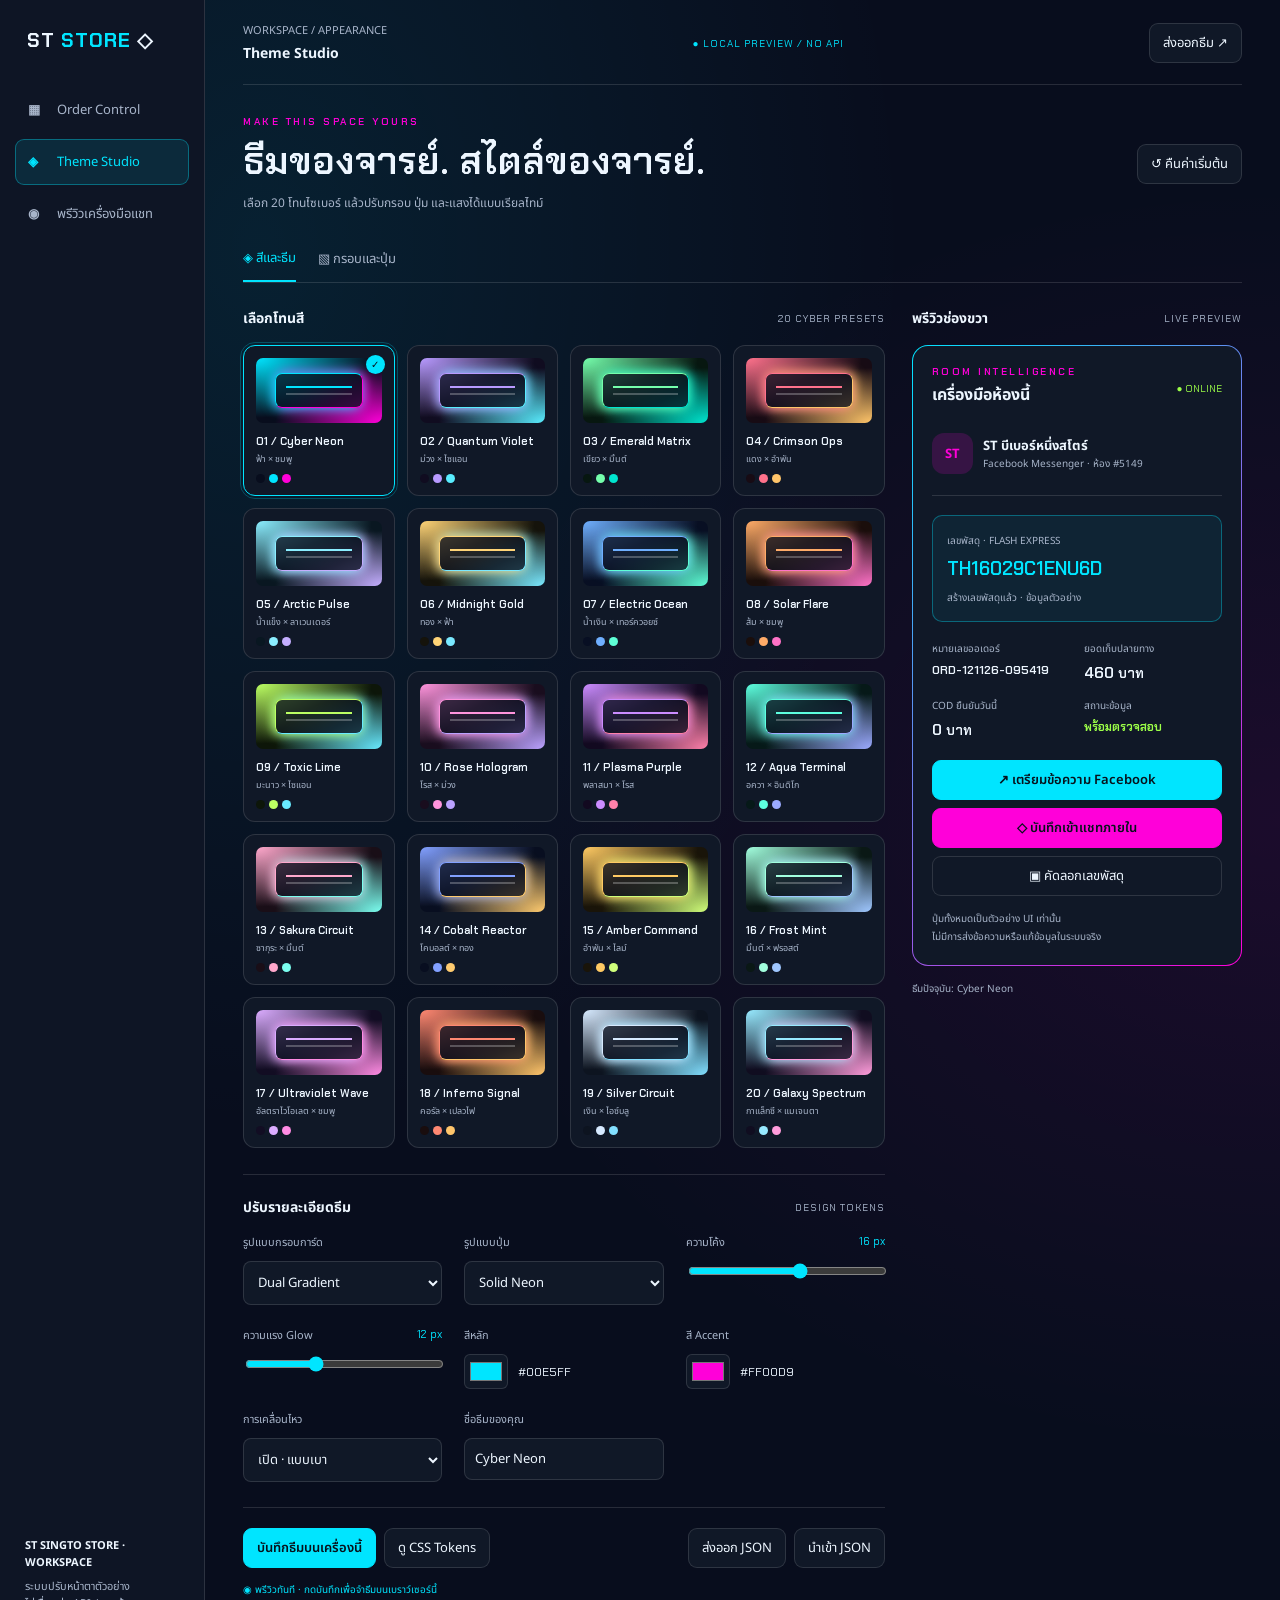
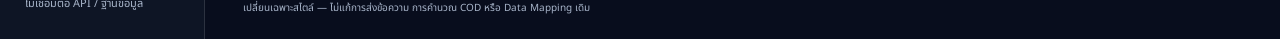
<file: Appearance Theme Studio.html>
<!DOCTYPE html>
<html lang="th">
<head>
<meta charset="UTF-8">
<meta name="viewport" content="width=device-width, initial-scale=1">
<title>ST SINGTO STORE — Cyber Theme Studio</title>
<link href="https://fonts.googleapis.com/css2?family=Chakra+Petch:wght@400;500;600;700&family=Noto+Sans+Thai:wght@400;500;600;700&display=swap" rel="stylesheet">
<style>
:root{--bg:#080d1d;--surface:#101827;--primary:#00e5ff;--accent:#ff00d9;--success:#9cff48;--text:#edf6ff;--muted:#a8b5ca;--radius:16px;--glow:12px;--line:#ffffff20}
*{box-sizing:border-box}body{margin:0;background:var(--bg);color:var(--text);font:13px "Noto Sans Thai",sans-serif}button,input,select{font:inherit}button{cursor:pointer}button:focus-visible,input:focus-visible,select:focus-visible{outline:2px solid var(--primary);outline-offset:4px}
button{color:var(--text);border:1px solid var(--line);background:var(--surface);border-radius:9px;padding:9px 13px;transition:transform .2s,border-color .2s}button:hover{border-color:var(--primary);transform:translateY(-2px)}button:active{transform:scale(.97)}.primary{background:var(--primary);color:#07121c;border-color:var(--primary);font-weight:600}.accent{background:var(--accent);color:#07121c;border-color:var(--accent);font-weight:600}
.app{display:grid;grid-template-columns:205px minmax(0,1fr);min-height:100vh}.sidebar{background:color-mix(in srgb,var(--surface) 75%,var(--bg));border-right:1px solid var(--line);padding:27px 15px;display:flex;flex-direction:column;gap:6px}.brand{font:700 20px "Chakra Petch";letter-spacing:1px;margin:0 12px 28px}.brand span{color:var(--primary)}.nav-btn{text-align:left;background:transparent;border:1px solid transparent;padding:12px;color:var(--muted)}.nav-btn.active{background:color-mix(in srgb,var(--primary) 10%,transparent);color:var(--primary);border-color:color-mix(in srgb,var(--primary) 35%,transparent)}.nav-btn b{display:inline-block;width:26px}.sidebar-bottom{margin-top:auto;padding:24px 10px 0;color:var(--muted);font-size:11px}.sidebar-bottom strong{display:block;color:var(--text);margin-bottom:7px}
.workspace{min-width:0;padding:22px clamp(18px,3vw,45px);background:radial-gradient(ellipse at 5% 15%,color-mix(in srgb,var(--primary) 9%,transparent),transparent 45%),radial-gradient(ellipse at 100% 50%,color-mix(in srgb,var(--accent) 8%,transparent),transparent 55%)}
.topbar{display:flex;justify-content:space-between;align-items:center;gap:15px;border-bottom:1px solid var(--line);padding-bottom:20px}.breadcrumb{color:var(--muted);font-size:11px}.breadcrumb strong{display:block;color:var(--text);font-size:14px;margin-top:4px}.demo{font:10px "Chakra Petch";color:var(--primary);letter-spacing:1px}
.heading{display:flex;align-items:center;justify-content:space-between;gap:20px;margin:30px 0 24px}.eyebrow{font:600 10px "Chakra Petch";letter-spacing:2.5px;color:var(--accent)}h1{font:600 clamp(25px,3vw,38px) "Chakra Petch";margin:8px 0 0}.heading p{color:var(--muted);font-size:12px;margin:8px 0 0}.tabs{display:flex;gap:22px;border-bottom:1px solid var(--line);margin-bottom:25px}.tab{background:transparent;border:0;border-radius:0;color:var(--muted);padding:12px 0}.tab.active{color:var(--primary);border-bottom:2px solid var(--primary)}
.studio-grid{display:grid;grid-template-columns:minmax(0,1fr) 330px;gap:27px;align-items:start}.section-heading{display:flex;align-items:center;justify-content:space-between;margin-bottom:16px}.section-heading h2{font-size:14px;margin:0}.section-heading span{font:10px "Chakra Petch";color:var(--muted);letter-spacing:1px}
.preset-grid{display:grid;grid-template-columns:repeat(4,minmax(0,1fr));gap:12px}
.preset{position:relative;text-align:left;padding:12px;background:var(--surface);border:1px solid var(--line);border-radius:12px;min-width:0;animation:reveal .45s both;animation-delay:calc(var(--i)*15ms)}.preset.selected{border-color:var(--primary);outline:1px solid color-mix(in srgb,var(--primary) 25%,transparent);outline-offset:2px}.preset.selected:after{content:"✓";position:absolute;right:9px;top:9px;background:var(--primary);color:#07121c;width:19px;height:19px;display:grid;place-items:center;border-radius:50%;font-size:10px}
.swatch-scene{height:65px;border-radius:7px;background:radial-gradient(ellipse at 0 0,var(--p),transparent 65%),radial-gradient(ellipse at 100% 100%,var(--a),transparent 60%),var(--b);position:relative;overflow:hidden;margin-bottom:11px}.swatch-scene:before{content:"";position:absolute;inset:15px 19px;border:1px solid var(--p);border-right-color:var(--a);border-bottom-color:var(--a);border-radius:7px;background:#080d1db3;box-shadow:-3px 0 12px var(--p),3px 0 12px var(--a)}.swatch-scene:after{content:"";position:absolute;left:30px;right:30px;top:28px;height:2px;background:var(--p);box-shadow:0 7px 0 #ffffff40}
.preset strong{font:600 11px "Chakra Petch";display:block}.preset small{display:block;font-size:9px;color:var(--muted);margin-top:4px}.dots{display:flex;gap:4px;margin-top:8px}.dots i{width:9px;height:9px;border-radius:50%}
.preview-wrap{position:sticky;top:20px}.preview{padding:19px;background:var(--surface)}.frame{border:1px solid var(--line);border-radius:var(--radius);position:relative}.frame[data-border="neon"]{border-color:var(--primary);box-shadow:0 0 var(--glow) color-mix(in srgb,var(--primary) 20%,transparent)}.frame[data-border="gradient"]{border:1px solid transparent;background:linear-gradient(var(--surface),var(--surface)) padding-box,linear-gradient(130deg,var(--primary),var(--accent)) border-box}.frame[data-border="rail"]{border-left:4px solid var(--primary)}.frame[data-border="hud"]{border-radius:2px}.frame[data-border="hud"]:before,.frame[data-border="hud"]:after{content:"";position:absolute;width:23px;height:23px;pointer-events:none}.frame[data-border="hud"]:before{top:-1px;left:-1px;border-left:2px solid var(--primary);border-top:2px solid var(--primary)}.frame[data-border="hud"]:after{bottom:-1px;right:-1px;border-right:2px solid var(--accent);border-bottom:2px solid var(--accent)}
.preview-top{display:flex;justify-content:space-between;align-items:center}.preview-top h3{font-size:16px;margin:5px 0}.online{color:var(--success);font:10px "Chakra Petch";white-space:nowrap}.avatar{display:grid;place-items:center;width:41px;height:41px;border-radius:12px;background:color-mix(in srgb,var(--accent) 16%,transparent);color:var(--accent);font-weight:700}.customer{display:flex;align-items:center;gap:10px;padding:21px 0;border-bottom:1px solid var(--line)}.customer strong{font-size:13px}.muted{color:var(--muted);font-size:10px}.tracking{margin:19px 0;padding:14px;background:color-mix(in srgb,var(--primary) 6%,var(--surface));border:1px solid color-mix(in srgb,var(--primary) 35%,transparent);border-radius:10px}.tracking label{font-size:10px;color:var(--muted)}.tracking strong{display:block;font:600 19px "Chakra Petch";color:var(--primary);margin:6px 0}.facts{display:grid;grid-template-columns:1fr 1fr;gap:15px;margin:18px 0}.facts span{display:block;color:var(--muted);font-size:10px}.facts strong{display:block;font:600 16px "Chakra Petch";margin-top:5px}.preview-buttons{display:grid;gap:8px;margin-top:20px}.preview-note{font-size:10px;line-height:1.8;color:var(--muted);margin:14px 0 0}
.settings{border-top:1px solid var(--line);margin-top:26px;padding-top:22px}.settings-grid{display:grid;grid-template-columns:repeat(3,minmax(0,1fr));gap:22px}.control label{display:flex;justify-content:space-between;color:var(--muted);font-size:11px;margin-bottom:10px}.control output{color:var(--primary);font-family:"Chakra Petch"}select,input[type=text]{width:100%;background:var(--surface);border:1px solid var(--line);border-radius:8px;color:var(--text);padding:10px}input[type=range]{width:100%;accent-color:var(--primary)}.color-control{display:flex;align-items:center;gap:10px}.color-control input[type=color]{width:44px;height:35px;padding:3px;background:var(--surface);border:1px solid var(--line);border-radius:6px;cursor:pointer}.color-control span{font:12px "Chakra Petch";color:var(--text)}
.actions{display:flex;justify-content:space-between;flex-wrap:wrap;gap:14px;margin-top:25px;border-top:1px solid var(--line);padding-top:20px}.actions div{display:flex;gap:8px;flex-wrap:wrap}.status-line{color:var(--muted);font-size:10px;margin-top:13px;line-height:1.8}.status-line span{color:var(--primary)}
.order-page{display:none}.order-table{width:100%;border-collapse:collapse;background:var(--surface)}.order-table th,.order-table td{padding:18px;text-align:left;border-bottom:1px solid var(--line);font-size:12px}.order-table th{color:var(--muted);font-weight:400}.pill{color:var(--success);font-size:10px}.table-scroll{overflow:auto;border:1px solid var(--line);border-radius:var(--radius)}
.toast{position:fixed;left:50%;bottom:25px;transform:translate(-50%,20px);background:var(--surface);border:1px solid var(--primary);padding:13px 20px;border-radius:10px;opacity:0;pointer-events:none;transition:.25s;z-index:100;max-width:90vw;font-size:12px}.toast.show{opacity:1;transform:translate(-50%,0)}
dialog{background:var(--surface);color:var(--text);border:1px solid var(--primary);border-radius:15px;width:min(650px,92vw);padding:23px}dialog::backdrop{background:#000b;backdrop-filter:blur(6px)}.dialog-top{display:flex;justify-content:space-between;align-items:center}dialog h2{font:600 20px "Chakra Petch";margin:0}pre{white-space:pre-wrap;overflow-wrap:anywhere;max-height:55vh;overflow:auto;padding:16px;background:var(--bg);border:1px solid var(--line);border-radius:8px;color:var(--text);font:12px/1.8 "Chakra Petch"}
@keyframes reveal{from{opacity:0;transform:translateY(10px)}to{opacity:1;transform:none}}@keyframes breathe{50%{opacity:.5}}.motion .online{animation:breathe 3s infinite}
@media(max-width:1250px){.preset-grid{grid-template-columns:repeat(3,minmax(0,1fr))}.app{grid-template-columns:175px minmax(0,1fr)}.studio-grid{grid-template-columns:minmax(0,1fr) 300px}}
@media(max-width:1000px){.app{grid-template-columns:1fr}.sidebar{flex-direction:row;padding:12px 20px;border-right:0;border-bottom:1px solid var(--line);align-items:center;flex-wrap:wrap}.brand{margin:0 auto 0 0;font-size:17px}.sidebar-bottom{display:none}.nav-btn{font-size:11px;padding:8px}.nav-btn b{width:18px}.preset-grid{grid-template-columns:repeat(3,minmax(0,1fr))}}
@media(max-width:750px){.studio-grid{grid-template-columns:1fr}.preview-wrap{position:static}.preset-grid{grid-template-columns:repeat(4,minmax(0,1fr))}.preview{max-width:450px;margin:auto}.settings-grid{grid-template-columns:1fr 1fr}.heading{align-items:start}.heading>button{font-size:10px}.demo{display:none}}
@media(max-width:520px){.preset-grid{grid-template-columns:repeat(2,minmax(0,1fr))}.workspace{padding:18px}.settings-grid{gap:18px}.sidebar{gap:2px;padding:12px}.brand{width:100%;margin-bottom:6px}.heading{display:block}.heading>button{margin-top:14px}.actions{flex-direction:column}.swatch-scene{height:75px}}
@media(prefers-reduced-motion:reduce){*,*:before,*:after{animation:none!important;transition:none!important}}
</style>
</head>
<body class="motion">
<div class="app">
<aside class="sidebar">
<div class="brand">ST <span>STORE</span> ◇</div>
<button class="nav-btn" data-page="orders"><b>▦</b> Order Control</button>
<button class="nav-btn active" data-page="studio"><b>◈</b> Theme Studio</button>
<button class="nav-btn" id="preview-nav"><b>◉</b> พรีวิวเครื่องมือแชท</button>
<div class="sidebar-bottom"><strong>ST SINGTO STORE · WORKSPACE</strong>ระบบปรับหน้าตาตัวอย่าง<br>ไม่เชื่อมต่อ API / ฐานข้อมูล</div>
</aside>
<main class="workspace">
<header class="topbar"><div class="breadcrumb">WORKSPACE / APPEARANCE<strong id="page-name">Theme Studio</strong></div><div class="demo">● LOCAL PREVIEW / NO API</div><button id="export-top">ส่งออกธีม ↗</button></header>

<section id="studio-page">
<div class="heading"><div><div class="eyebrow">MAKE THIS SPACE YOURS</div><h1>ธีมของจารย์. สไตล์ของจารย์.</h1><p>เลือก 20 โทนไซเบอร์ แล้วปรับกรอบ ปุ่ม และแสงได้แบบเรียลไทม์</p></div><button id="reset">↺ คืนค่าเริ่มต้น</button></div>
<nav class="tabs" aria-label="แท็บการปรับธีม"><button class="tab active" data-tab="palette" aria-selected="true">◈ สีและธีม</button><button class="tab" data-tab="components" aria-selected="false">▧ กรอบและปุ่ม</button></nav>
<div class="studio-grid">
<div>
<section id="palette-panel"><div class="section-heading"><h2>เลือกโทนสี</h2><span>20 CYBER PRESETS</span></div><div class="preset-grid" id="presets"></div></section>
<section class="settings" id="component-panel">
<div class="section-heading"><h2>ปรับรายละเอียดธีม</h2><span>DESIGN TOKENS</span></div>
<div class="settings-grid">
<div class="control"><label for="border">รูปแบบกรอบการ์ด</label><select id="border"><option value="gradient">Dual Gradient</option><option value="neon">Neon Glow</option><option value="rail">Signal Rail</option><option value="hud">HUD Corners</option><option value="minimal">Minimal Glass</option></select></div>
<div class="control"><label for="button-style">รูปแบบปุ่ม</label><select id="button-style"><option value="solid">Solid Neon</option><option value="outline">Neon Outline</option><option value="gradient">Dual Gradient</option></select></div>
<div class="control"><label for="radius">ความโค้ง <output id="radius-out">16 px</output></label><input id="radius" type="range" min="0" max="28" value="16"></div>
<div class="control"><label for="glow">ความแรง Glow <output id="glow-out">12 px</output></label><input id="glow" type="range" min="0" max="35" value="12"></div>
<div class="control"><label for="primary-color">สีหลัก</label><div class="color-control"><input id="primary-color" type="color" value="#00e5ff"><span id="primary-hex">#00E5FF</span></div></div>
<div class="control"><label for="accent-color">สี Accent</label><div class="color-control"><input id="accent-color" type="color" value="#ff00d9"><span id="accent-hex">#FF00D9</span></div></div>
<div class="control"><label for="motion">การเคลื่อนไหว</label><select id="motion"><option value="on">เปิด · แบบเบา</option><option value="off">ปิดทั้งหมด</option></select></div>
<div class="control"><label for="theme-name">ชื่อธีมของคุณ</label><input id="theme-name" type="text" maxlength="60" value="Cyber Neon"></div>
</div>
</section>
<div class="actions"><div><button id="save" class="primary">บันทึกธีมบนเครื่องนี้</button><button id="css">ดู CSS Tokens</button></div><div><button id="export">ส่งออก JSON</button><button id="import">นำเข้า JSON</button></div></div>
<div class="status-line"><span>◉</span> <span id="save-status">พรีวิวทันที · กดบันทึกเพื่อจำธีมบนเบราว์เซอร์นี้</span><br>เปลี่ยนเฉพาะสไตล์ — ไม่แก้การส่งข้อความ การคำนวณ COD หรือ Data Mapping เดิม</div>
</div>

<aside class="preview-wrap" id="preview-wrap">
<div class="section-heading"><h2>พรีวิวช่องขวา</h2><span>LIVE PREVIEW</span></div>
<section class="preview frame" data-border="gradient">
<div class="preview-top"><div><div class="eyebrow">ROOM INTELLIGENCE</div><h3>เครื่องมือห้องนี้</h3></div><span class="online">● ONLINE</span></div>
<div class="customer"><div class="avatar">ST</div><div><strong>ST บีเบอร์หนึ่งสโตร์</strong><div class="muted">Facebook Messenger · ห้อง #5149</div></div></div>
<div class="tracking"><label>เลขพัสดุ · FLASH EXPRESS</label><strong>TH16029C1ENU6D</strong><span class="muted">สร้างเลขพัสดุแล้ว · ข้อมูลตัวอย่าง</span></div>
<div class="facts"><div><span>หมายเลขออเดอร์</span><strong style="font-size:12px">ORD-121126-095419</strong></div><div><span>ยอดเก็บปลายทาง</span><strong>460 <small>บาท</small></strong></div><div><span>COD ยืนยันวันนี้</span><strong>0 <small>บาท</small></strong></div><div><span>สถานะข้อมูล</span><strong style="font-size:12px;color:var(--success)">พร้อมตรวจสอบ</strong></div></div>
<div class="preview-buttons"><button class="primary themed-btn" id="send-preview">↗ เตรียมข้อความ Facebook</button><button class="accent themed-btn" id="internal-preview">◇ บันทึกเข้าแชทภายใน</button><button id="copy-tracking">▣ คัดลอกเลขพัสดุ</button></div>
<p class="preview-note">ปุ่มทั้งหมดเป็นตัวอย่าง UI เท่านั้น<br>ไม่มีการส่งข้อความหรือแก้ข้อมูลในระบบจริง</p>
</section>
<p class="preview-note" id="active-theme">ธีมปัจจุบัน: Cyber Neon</p>
</aside>
</div>
</section>

<section id="orders-page" class="order-page">
<div class="heading"><div><div class="eyebrow">SAME DATA / YOUR THEME</div><h1>Order Control</h1><p>ตัวอย่างหน้าหลังบ้านที่ใช้ธีมเดียวกันทั้งระบบ</p></div><button class="primary" data-page="studio">◈ เปลี่ยนธีม</button></div>
<div class="table-scroll"><table class="order-table"><thead><tr><th>ออเดอร์</th><th>ลูกค้า</th><th>ขนส่ง</th><th>COD</th><th>สถานะ</th></tr></thead><tbody><tr><td>ORD-121126-095419</td><td>ST SINGTO STORE · ลูกค้าตัวอย่าง</td><td>FLASH EXPRESS</td><td>460 บาท</td><td><span class="pill">● สร้างเลขพัสดุแล้ว</span></td></tr><tr><td>ORD-121126-095420</td><td>ลูกค้าตัวอย่าง 02</td><td>FLASH EXPRESS</td><td>690 บาท</td><td><span class="pill">● รอตรวจสอบ</span></td></tr></tbody></table></div>
<p class="preview-note">ตารางนี้ใช้ข้อมูลตัวอย่าง ไม่เรียกฐานข้อมูลจริง</p>
</section>
</main>
</div>

<input type="file" id="file" accept=".json,application/json" hidden>
<dialog id="code-dialog"><div class="dialog-top"><h2>Theme Tokens</h2><button id="close-dialog" aria-label="ปิด">✕</button></div><p class="preview-note">นำ CSS Variables ไปใช้กับ ThemeProvider หรือ App Shell ของระบบเดิม</p><pre id="code"></pre><button class="primary" id="copy-css">คัดลอก CSS</button></dialog>
<div class="toast" id="toast" role="status" aria-live="polite"></div>
<style id="button-overrides"></style>
<script>
const themes=[
["Cyber Neon","#080d1d","#101827","#00e5ff","#ff00d9","ฟ้า × ชมพู"],
["Quantum Violet","#100c20","#1a1530","#b89aff","#59edff","ม่วง × ไซแอน"],
["Emerald Matrix","#071710","#10251b","#75ffac","#00e5cf","เขียว × มิ้นต์"],
["Crimson Ops","#170b14","#29121e","#ff728c","#ffc56a","แดง × อำพัน"],
["Arctic Pulse","#091721","#122637","#8beeff","#c4aeff","น้ำแข็ง × ลาเวนเดอร์"],
["Midnight Gold","#15130b","#252116","#ffd477","#7ae9ff","ทอง × ฟ้า"],
["Electric Ocean","#080f23","#13223c","#6fafff","#5effd6","น้ำเงิน × เทอร์ควอยซ์"],
["Solar Flare","#1a0e0b","#2b1b16","#ffab68","#ff72c7","ส้ม × ชมพู"],
["Toxic Lime","#0d1609","#1b2713","#bcff63","#68eaff","มะนาว × ไซแอน"],
["Rose Hologram","#190d1e","#2a1830","#ff94dd","#bba2ff","โรส × ม่วง"],
["Plasma Purple","#120920","#211333","#cb8cff","#ff80aa","พลาสมา × โรส"],
["Aqua Terminal","#061918","#102a29","#5dffdf","#9baaff","อควา × อินดิโก"],
["Sakura Circuit","#190e17","#2c1d29","#ffa8cc","#7bfff0","ซากุระ × มิ้นต์"],
["Cobalt Reactor","#080e20","#142039","#82a0ff","#ffcb6f","โคบอลต์ × ทอง"],
["Amber Command","#191409","#2b2515","#ffca63","#d0ff7b","อำพัน × ไลม์"],
["Frost Mint","#0a1815","#142923","#a2ffde","#9fc7ff","มิ้นต์ × ฟรอสต์"],
["Ultraviolet Wave","#120d23","#211832","#dbacff","#ff8be3","อัลตราไวโอเลต × ชมพู"],
["Inferno Signal","#190d0e","#2c171b","#ff8872","#ffc56b","คอรัล × เปลวไฟ"],
["Silver Circuit","#0d1420","#1b2735","#d7eaff","#82dfff","เงิน × ไอซ์บลู"],
["Galaxy Spectrum","#100d20","#1d1933","#97eaff","#ff9cdb","กาแล็กซี × แมเจนตา"]
];
const $=id=>document.getElementById(id);
let state={version:1,preset:0,name:themes[0][0],bg:themes[0][1],surface:themes[0][2],primary:themes[0][3],accent:themes[0][4],border:"gradient",button:"solid",radius:16,glow:12,motion:true};
const defaults={...state};let timer;
function notify(text){$("toast").textContent=text;$("toast").classList.add("show");clearTimeout(timer);timer=setTimeout(()=>$("toast").classList.remove("show"),3200)}
function renderPresets(){
themes.forEach((t,i)=>{
const b=document.createElement("button");b.className="preset";b.style.setProperty("--i",i);b.setAttribute("aria-label",`${i+1}. ${t[0]} ${t[5]}`);b.dataset.index=i;
b.innerHTML=`<div class="swatch-scene" style="--p:${t[3]};--a:${t[4]};--b:${t[1]}"></div><strong>${String(i+1).padStart(2,"0")} / ${t[0]}</strong><small>${t[5]}</small><div class="dots"><i style="background:${t[1]}"></i><i style="background:${t[3]}"></i><i style="background:${t[4]}"></i></div>`;
b.onclick=()=>{state={...state,preset:i,name:t[0],bg:t[1],surface:t[2],primary:t[3],accent:t[4]};apply();$("save-status").textContent="เปลี่ยนธีมแล้ว · ยังไม่ได้บันทึก";};
$("presets").appendChild(b);
});
}
function apply(){
const root=document.documentElement;
["bg","surface","primary","accent"].forEach(k=>root.style.setProperty("--"+k,state[k]));
root.style.setProperty("--radius",state.radius+"px");root.style.setProperty("--glow",state.glow+"px");
document.querySelectorAll(".frame").forEach(el=>el.dataset.border=state.border);
document.body.classList.toggle("motion",state.motion);
$("radius").value=state.radius;$("radius-out").textContent=state.radius+" px";
$("glow").value=state.glow;$("glow-out").textContent=state.glow+" px";
$("border").value=state.border;$("button-style").value=state.button;
$("primary-color").value=state.primary;$("accent-color").value=state.accent;
$("primary-hex").textContent=state.primary.toUpperCase();$("accent-hex").textContent=state.accent.toUpperCase();
$("motion").value=state.motion?"on":"off";$("theme-name").value=state.name;
$("active-theme").textContent="ธีมปัจจุบัน: "+state.name;
document.querySelectorAll(".preset").forEach(b=>{const selected=Number(b.dataset.index)===state.preset;b.classList.toggle("selected",selected);b.setAttribute("aria-pressed",String(selected))});
$("button-overrides").textContent=state.button==="outline"?`.themed-btn.primary{background:transparent;color:var(--primary)}.themed-btn.accent{background:transparent;color:var(--accent)}`:state.button==="gradient"?`.themed-btn{background:linear-gradient(115deg,var(--primary),var(--accent));color:#07121c;border-color:transparent}`:"";
}
function validConfig(x){
const hex=v=>typeof v==="string"&&/^#[0-9a-f]{6}$/i.test(v);
if(!x||x.version!==1||!["bg","surface","primary","accent"].every(k=>hex(x[k]))||typeof x.name!=="string"||x.name.length>60||!["gradient","neon","rail","hud","minimal"].includes(x.border)||!["solid","outline","gradient"].includes(x.button)||!Number.isFinite(x.radius)||x.radius<0||x.radius>28||!Number.isFinite(x.glow)||x.glow<0||x.glow>35||typeof x.motion!=="boolean")throw Error("invalid");
return {version:1,preset:Number.isInteger(x.preset)&&x.preset>=0&&x.preset<20?x.preset:-1,name:x.name,bg:x.bg,surface:x.surface,primary:x.primary,accent:x.accent,border:x.border,button:x.button,radius:x.radius,glow:x.glow,motion:x.motion};
}
renderPresets();
try{const saved=localStorage.getItem("bb-cyber-theme-v1");if(saved){state=validConfig(JSON.parse(saved));$("save-status").textContent="โหลดธีมที่บันทึกไว้บนเครื่องนี้แล้ว"}}catch{}
apply();
["radius","glow"].forEach(k=>$(k).oninput=e=>{state[k]=Number(e.target.value);apply()});
$("border").onchange=e=>{state.border=e.target.value;apply()};
$("button-style").onchange=e=>{state.button=e.target.value;apply()};
["primary","accent"].forEach(k=>$(k+"-color").oninput=e=>{state[k]=e.target.value;state.preset=-1;apply()});
$("motion").onchange=e=>{state.motion=e.target.value==="on";apply()};
$("theme-name").oninput=e=>{state.name=e.target.value;$("active-theme").textContent="ธีมปัจจุบัน: "+state.name};
$("save").onclick=()=>{try{localStorage.setItem("bb-cyber-theme-v1",JSON.stringify(state));$("save-status").textContent="บันทึกธีมบนเบราว์เซอร์นี้แล้ว";notify("บันทึกธีมแล้วจารย์!")}catch{notify("เบราว์เซอร์ไม่อนุญาตให้บันทึก · ใช้ส่งออก JSON แทนได้")}};
$("reset").onclick=()=>{state={...defaults};apply();$("save-status").textContent="คืนค่าพรีวิวแล้ว · กดบันทึกหากต้องการแทนธีมเดิม";notify("คืนค่าธีม Cyber Neon แล้ว")};
function exportTheme(){const blob=new Blob([JSON.stringify(state,null,2)],{type:"application/json"}),url=URL.createObjectURL(blob),a=document.createElement("a");a.href=url;a.download="bb-store-theme.json";a.click();setTimeout(()=>URL.revokeObjectURL(url),1000);notify("ส่งออกไฟล์ธีมแล้ว")}
$("export").onclick=exportTheme;$("export-top").onclick=exportTheme;
$("import").onclick=()=>$("file").click();
$("file").onchange=async e=>{const file=e.target.files[0];if(!file)return;try{if(file.size>30000)throw Error();state=validConfig(JSON.parse(await file.text()));apply();notify("นำเข้าธีมแล้ว · กดบันทึกเพื่อจำธีม")}catch{notify("ไฟล์ธีมไม่ถูกต้อง กรุณาใช้ JSON ที่ส่งออกจากหน้านี้")}e.target.value=""};
let cssText="";
$("css").onclick=()=>{cssText=`/* ${state.name.replaceAll("*/","")} — Appearance only */
:root {
  --bg: ${state.bg};
  --surface: ${state.surface};
  --primary: ${state.primary};
  --accent: ${state.accent};
  --success: #9cff48;
  --text: #edf6ff;
  --muted: #a8b5ca;
  --radius: ${state.radius}px;
  --glow: ${state.glow}px;
}
/* Selected variants:
   card border: ${state.border}
   button: ${state.button}
   motion: ${state.motion?"on":"off"}
   Apply variants in your component stylesheet.
*/`;
$("code").textContent=cssText;$("code-dialog").showModal()};
$("close-dialog").onclick=()=>$("code-dialog").close();
async function copy(text){try{await navigator.clipboard.writeText(text);notify("คัดลอกแล้ว")}catch{notify("คัดลอกอัตโนมัติไม่ได้ กรุณาเลือกข้อความและกด Ctrl+C")}}
$("copy-css").onclick=()=>copy(cssText);$("copy-tracking").onclick=()=>copy("TH16029C1ENU6D");
$("send-preview").onclick=()=>notify("ตัวอย่างปุ่ม Facebook · ไม่มีการส่งข้อความจริง");
$("internal-preview").onclick=()=>notify("ตัวอย่างปุ่มแชทภายใน · ไม่มีการบันทึกข้อมูลจริง");
function navigate(page){
$("studio-page").style.display=page==="studio"?"block":"none";
$("orders-page").style.display=page==="orders"?"block":"none";
$("page-name").textContent=page==="studio"?"Theme Studio":"Order Control";
document.querySelectorAll(".nav-btn[data-page]").forEach(b=>b.classList.toggle("active",b.dataset.page===page));
}
document.querySelectorAll("[data-page]").forEach(b=>b.onclick=()=>navigate(b.dataset.page));
$("preview-nav").onclick=()=>{navigate("studio");$("preview-wrap").scrollIntoView({behavior:matchMedia("(prefers-reduced-motion: reduce)").matches?"instant":"smooth",block:"center"})};
document.querySelectorAll("[data-tab]").forEach(b=>b.onclick=()=>{
document.querySelectorAll("[data-tab]").forEach(t=>{t.classList.toggle("active",t===b);t.setAttribute("aria-selected",String(t===b))});
$("palette-panel").hidden=b.dataset.tab!=="palette";
$("component-panel").style.borderTop=b.dataset.tab==="components"?"0":"";
$("component-panel").style.marginTop=b.dataset.tab==="components"?"0":"";
});
</script>
</body>
</html>
</file>
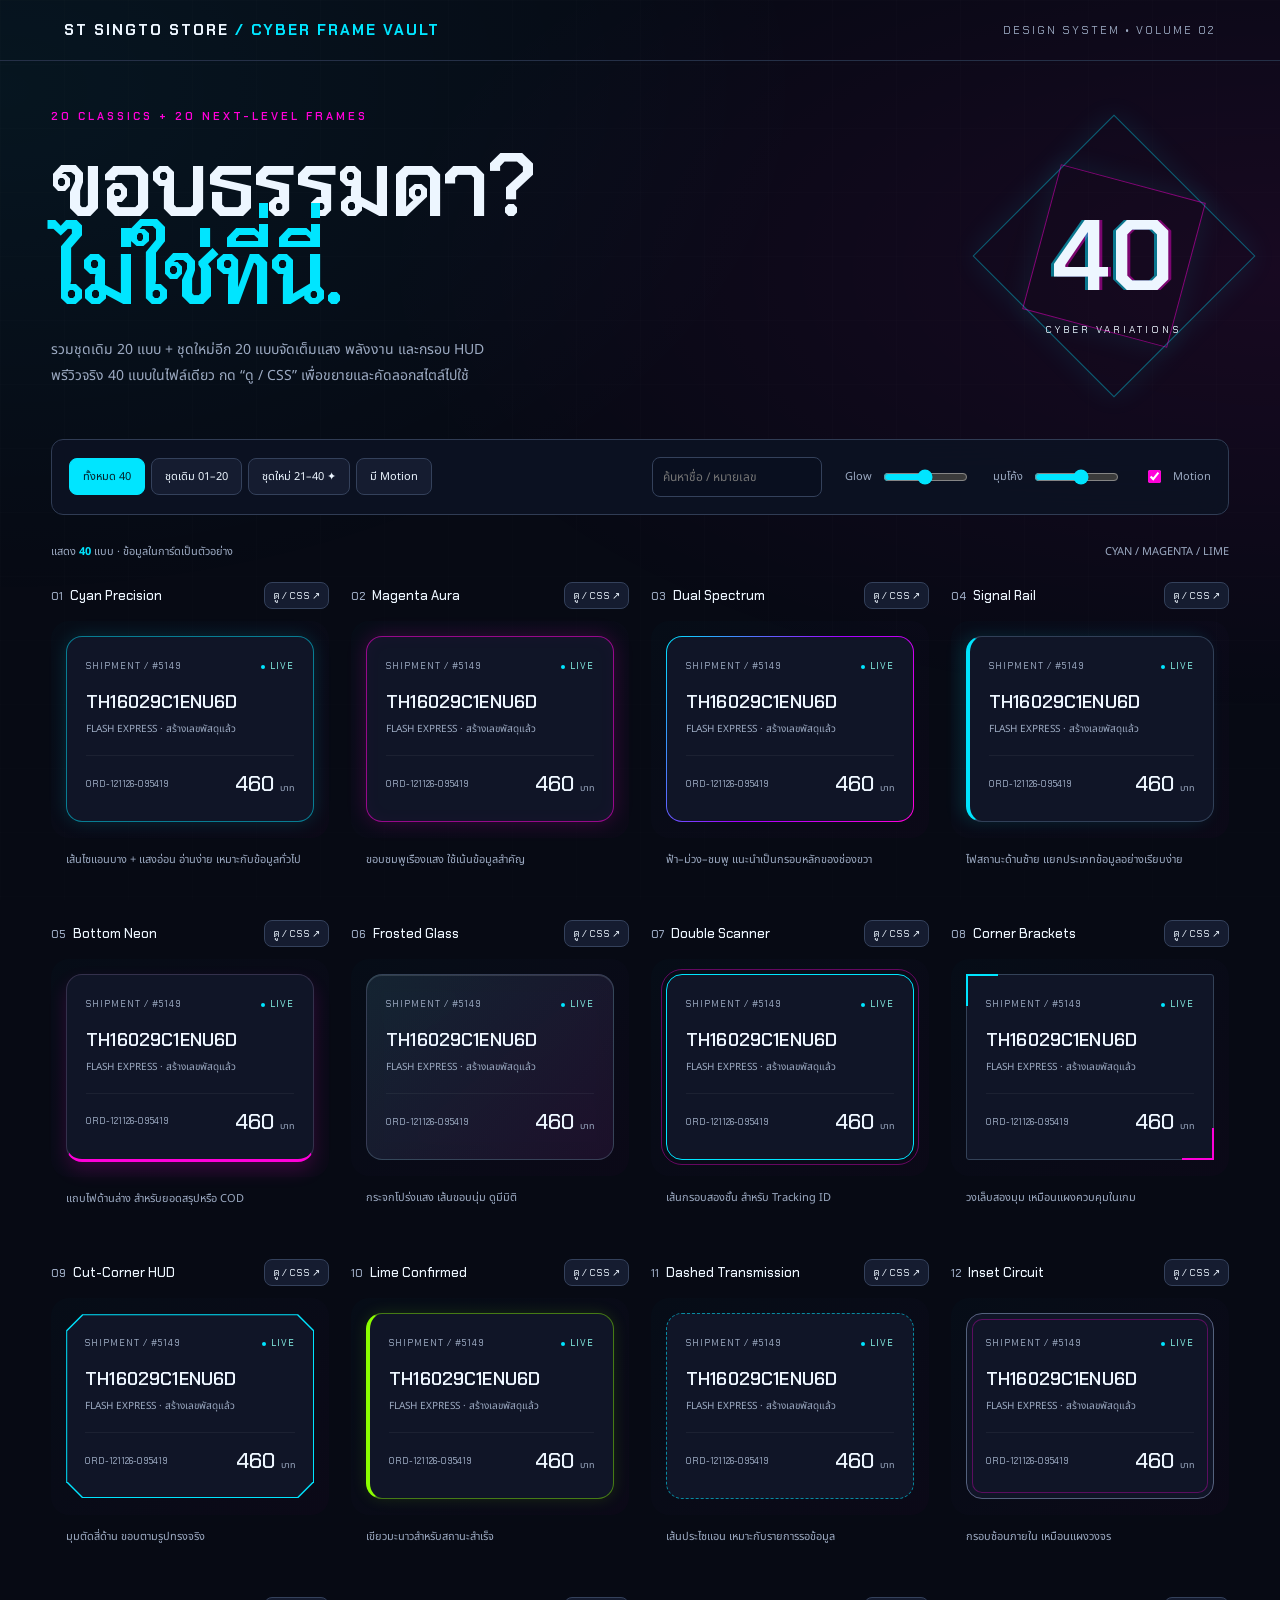
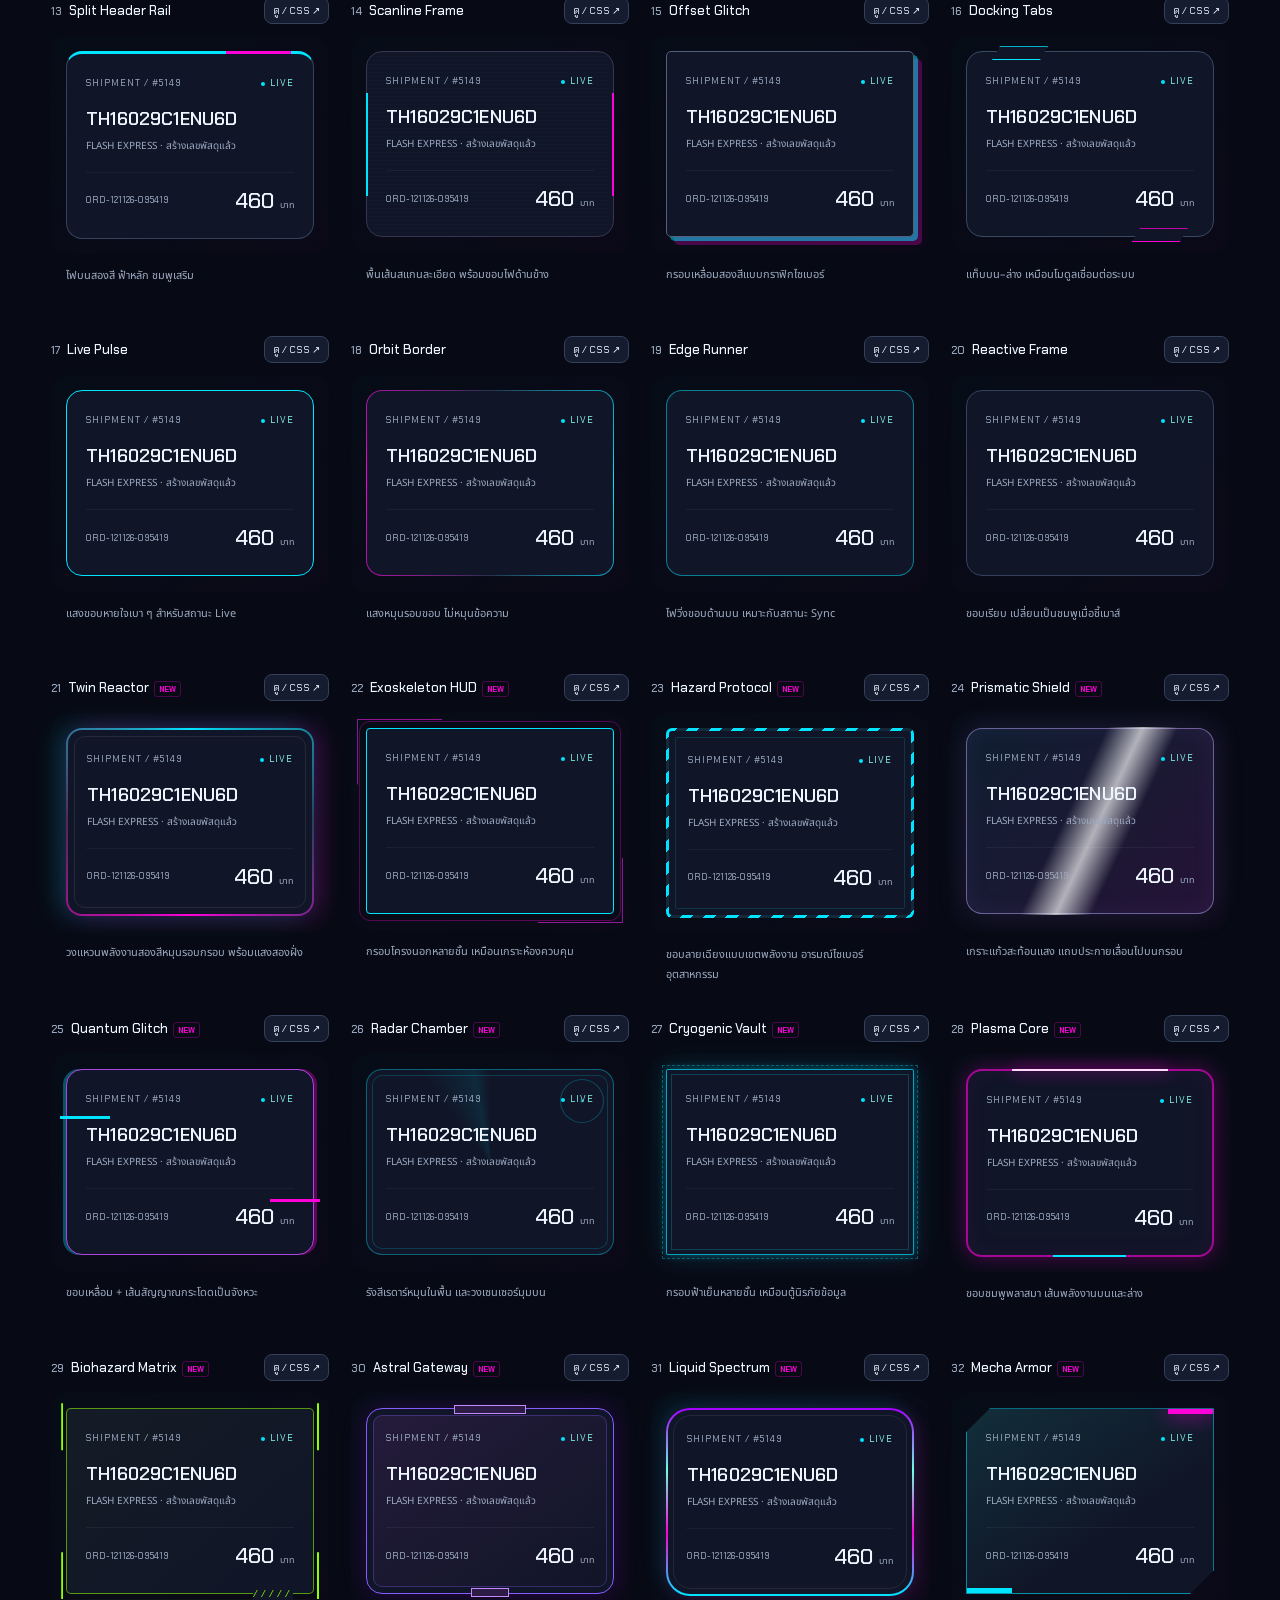
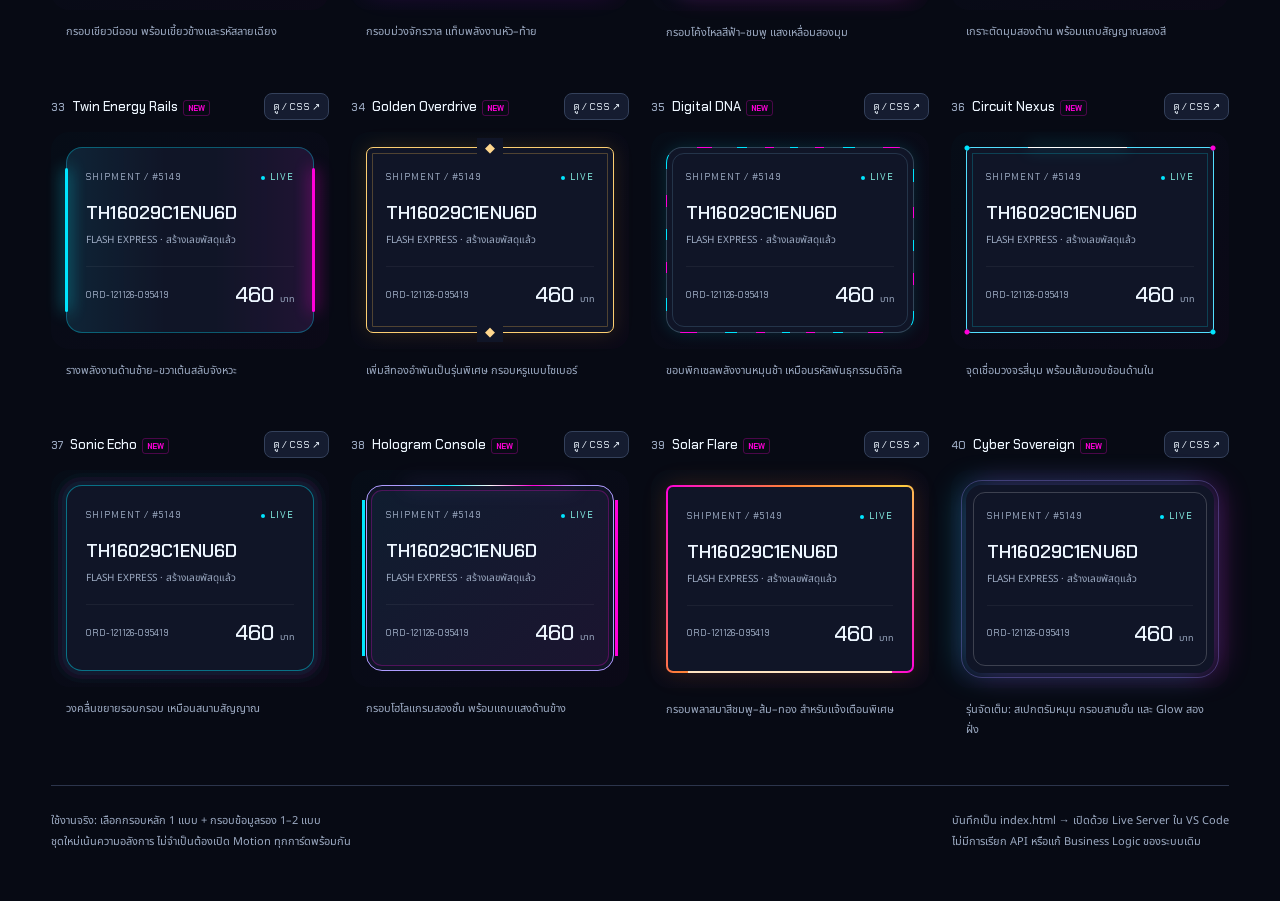
<file: CYBER FRAME EXPERIMENTS V2.html>
<!DOCTYPE html>
<html lang="th">
<head>
<meta charset="UTF-8">
<meta name="viewport" content="width=device-width, initial-scale=1">
<title>ST SINGTO STORE • CYBER FRAME VAULT / 40 แบบ</title>
<link href="https://fonts.googleapis.com/css2?family=Chakra+Petch:wght@400;500;600;700&family=Noto+Sans+Thai:wght@400;500;600;700&display=swap" rel="stylesheet">
<style>
:root{
 --bg:#070a14;--panel:#101527;--cyan:#00e5ff;--pink:#ff00d9;
 --purple:#a500ff;--lime:#8cff00;--text:#edf6ff;--muted:#9caac2;
 --glow:1;--speed:1;--radius:16px
}
*{box-sizing:border-box}
body{margin:0;background:var(--bg);color:var(--text);font:14px "Noto Sans Thai",sans-serif}
body:before{content:"";position:fixed;inset:0;z-index:-1;background:radial-gradient(ellipse at 0 10%,#00e5ff0e,transparent 45%),radial-gradient(ellipse at 100% 30%,#ff00d912,transparent 50%),linear-gradient(#ffffff02 1px,transparent 1px),linear-gradient(90deg,#ffffff02 1px,transparent 1px);background-size:auto,auto,64px 64px,64px 64px}
button,input,select{font:inherit}
button{cursor:pointer}
button:focus-visible,input:focus-visible,select:focus-visible{outline:2px solid var(--cyan);outline-offset:4px}
button{border:1px solid #34415b;border-radius:8px;padding:9px 13px;color:var(--text);background:#151c30;transition:.2s}
button:hover{border-color:var(--cyan);background:#173441;transform:translateY(-2px)}
button:active{transform:scale(.96)}
header{padding:20px clamp(20px,5vw,80px);border-bottom:1px solid #253047;display:flex;justify-content:space-between;align-items:center;gap:15px}
.brand{font:700 15px "Chakra Petch";letter-spacing:2px}
.brand span{color:var(--cyan)}
.header-note{font:11px "Chakra Petch";color:var(--muted);letter-spacing:2px}
main{max-width:1620px;margin:auto;padding:48px clamp(18px,4vw,65px)}
.hero{display:grid;grid-template-columns:1fr auto;gap:30px;align-items:center;margin-bottom:35px}
.eyebrow{color:var(--pink);font:600 11px "Chakra Petch";letter-spacing:3px}
h1{font:600 clamp(45px,7vw,96px)/.98 "Chakra Petch";letter-spacing:-3px;margin:19px 0}
h1 span{color:var(--cyan)}
.hero p{color:var(--muted);line-height:1.9;max-width:700px}
.hero-art{width:230px;height:230px;position:relative;display:grid;place-items:center}
.hero-art:before,.hero-art:after{content:"";position:absolute;inset:15px;border:1px solid #00e5ff66;transform:rotate(45deg);box-shadow:0 0 30px #00e5ff17}
.hero-art:after{inset:40px;border-color:#ff00d97a;transform:rotate(15deg)}
.hero-art strong{font:600 100px "Chakra Petch";text-shadow:-3px 0 #00e5ff80,3px 0 #ff00d970}
.hero-art small{position:absolute;bottom:35px;font:10px "Chakra Petch";letter-spacing:3px}
.toolbar{position:sticky;top:0;z-index:30;display:flex;flex-wrap:wrap;gap:16px 23px;align-items:center;padding:17px;background:#0c1323ed;backdrop-filter:blur(18px);border:1px solid #303c54;border-radius:12px;margin-bottom:28px}
.filters{display:flex;gap:6px;flex-wrap:wrap;margin-right:auto}
.filters button{font-size:11px}
.filters .active{color:#04212a;background:var(--cyan);border-color:var(--cyan)}
.toolbar label{display:flex;gap:9px;align-items:center;color:var(--muted);font-size:11px}
input[type=range]{width:85px;accent-color:var(--cyan)}
input[type=checkbox]{accent-color:var(--pink)}
.search{background:#090f1f;border:1px solid #34415b;border-radius:8px;color:var(--text);padding:10px;width:170px;font-size:12px}
.result{display:flex;justify-content:space-between;color:var(--muted);font-size:11px;margin:0 0 22px}
.result strong{color:var(--cyan)}
.gallery{display:grid;grid-template-columns:repeat(4,minmax(0,1fr));gap:30px 22px}
.example{min-width:0;animation:reveal .6s both;animation-delay:calc(var(--i) * 12ms)}
.example[hidden]{display:none}
.meta{display:flex;gap:8px;align-items:center;justify-content:space-between;margin-bottom:12px}
.meta h2{font:500 13px "Chakra Petch";margin:0}
.number{color:var(--muted);margin-right:7px;font-size:11px}
.new{font:700 8px "Chakra Petch";color:var(--pink);border:1px solid #ff00d945;border-radius:3px;padding:2px 4px;margin-left:5px}
.view{font:10px "Chakra Petch";padding:6px 8px;white-space:nowrap}
.stage{padding:15px;min-height:217px;border-radius:18px;background:linear-gradient(140deg,#00e5ff04,#ff00d905);display:flex;align-items:center}
.frame{position:relative;width:100%;min-height:182px;background:var(--panel);border-radius:var(--radius);padding:23px 19px;isolation:isolate;transition:transform .25s}
.frame:hover{transform:translateY(-4px)}
.content{position:relative;z-index:3}
.topline{display:flex;justify-content:space-between;gap:5px;font:9px "Chakra Petch";letter-spacing:1px;color:var(--muted);margin-bottom:18px}
.online{color:#8bfbef}
.online:before{content:"";display:inline-block;width:4px;height:4px;background:var(--cyan);border-radius:50%;margin-right:5px}
.track{font:600 clamp(15px,1.4vw,20px) "Chakra Petch";margin:0 0 7px;letter-spacing:.15px}
.carrier{font-size:10px;color:var(--muted)}
.bottom{display:flex;align-items:center;justify-content:space-between;border-top:1px solid #ffffff0d;padding-top:13px;margin-top:18px;gap:5px}
.bottom span{font:9px "Chakra Petch";color:var(--muted)}
.bottom strong{font:500 22px "Chakra Petch"}
.bottom small{font:9px "Noto Sans Thai";color:var(--muted)}
.description{color:var(--muted);font-size:11px;line-height:1.8;margin:12px 15px 0;min-height:40px}
/* 01–20 : ชุดเดิม */
.f01{border:1px solid #00e5ff80;box-shadow:0 0 calc(18px * var(--glow)) #00e5ff25}
.f02{border:1px solid #ff00d990;box-shadow:0 0 calc(20px * var(--glow)) #ff00d930,inset 0 0 18px #ff00d909}
.f03{border:1px solid transparent;background:linear-gradient(var(--panel),var(--panel)) padding-box,linear-gradient(120deg,var(--cyan),var(--purple),var(--pink)) border-box}
.f04{border:1px solid #314058;border-left:4px solid var(--cyan);box-shadow:-6px 0 calc(16px * var(--glow)) #00e5ff20}
.f05{border:1px solid #34314c;border-bottom:3px solid var(--pink);box-shadow:0 9px calc(18px * var(--glow)) #ff00d928}
.f06{border:1px solid #b2dfff33;background:linear-gradient(130deg,#29475966,#321b4466);backdrop-filter:blur(16px);box-shadow:inset 0 1px 0 #ffffff20}
.f07{border:1px solid var(--cyan);outline:1px solid #ff00d960;outline-offset:4px}
.f08{border:1px solid #344258;border-radius:3px}
.f08:before,.f08:after{content:"";position:absolute;width:30px;height:30px}
.f08:before{left:-1px;top:-1px;border-top:2px solid var(--cyan);border-left:2px solid var(--cyan)}
.f08:after{right:-1px;bottom:-1px;border-bottom:2px solid var(--pink);border-right:2px solid var(--pink)}
.f09{background:var(--cyan);border-radius:0;clip-path:polygon(16px 0,calc(100% - 16px) 0,100% 16px,100% calc(100% - 16px),calc(100% - 16px) 100%,16px 100%,0 calc(100% - 16px),0 16px)}
.f09:before{content:"";position:absolute;inset:1px;background:var(--panel);clip-path:inherit}
.f10{border:1px solid #8cff0070;border-left:4px solid var(--lime);box-shadow:0 0 calc(15px * var(--glow)) #8cff0020}
.f11{border:1px dashed #00e5ff90}
.f12{border:1px solid #54627d;box-shadow:inset 0 0 0 5px var(--panel),inset 0 0 0 6px #ff00d950}
.f13{border:1px solid #35425a;border-top:3px solid var(--cyan)}
.f13:before{content:"";position:absolute;top:-3px;right:22px;width:65px;height:3px;background:var(--pink)}
.f14{border:1px solid #39344f;background:repeating-linear-gradient(0deg,transparent 0 3px,#00e5ff05 3px 4px),var(--panel)}
.f14:before{content:"";position:absolute;inset:22% -1px;border-left:2px solid var(--cyan);border-right:2px solid var(--pink)}
.f15{border:1px solid #52607a;border-radius:5px;box-shadow:4px 4px 0 #00e5ff80,8px 8px 0 #ff00d940}
.f16{border:1px solid #364b60}
.f16:before,.f16:after{content:"";position:absolute;width:54px;height:12px;background:var(--panel);border:1px solid var(--cyan);left:25px;clip-path:polygon(8px 0,100% 0,calc(100% - 8px) 100%,0 100%)}
.f16:before{top:-6px}
.f16:after{bottom:-6px;left:auto;right:25px;border-color:var(--pink)}
.f17{border:1px solid var(--cyan);animation:pulse calc(3s * var(--speed)) ease-in-out infinite}
.f18{border:1px solid transparent;background:linear-gradient(var(--panel),var(--panel)) padding-box,conic-gradient(from var(--angle),#26324b,var(--cyan),#26324b,var(--pink),#26324b) border-box;animation:orbit calc(6s * var(--speed)) linear infinite}
.f19{border:1px solid #00e5ff80;overflow:hidden}
.f19:after{content:"";position:absolute;top:0;left:-90px;width:90px;height:2px;background:linear-gradient(90deg,transparent,var(--cyan),white);animation:scan calc(4s * var(--speed)) infinite;box-shadow:0 0 calc(12px * var(--glow)) var(--cyan)}
.f20{border:1px solid #35415d}
.f20:hover{border-color:var(--pink);box-shadow:0 0 calc(25px * var(--glow)) #ff00d940}
/* 21–40 : ชุดใหม่ อลังการ */
.f21{border:2px solid transparent;background:linear-gradient(var(--panel),var(--panel)) padding-box,conic-gradient(from var(--angle),var(--cyan),#27425a,var(--pink),#562654,var(--cyan)) border-box;animation:orbit calc(5s * var(--speed)) linear infinite;box-shadow:-8px 0 calc(24px * var(--glow)) #00e5ff30,8px 0 calc(24px * var(--glow)) #ff00d930}
.f21:after{content:"";position:absolute;inset:6px;border:1px solid #ffffff16;border-radius:calc(var(--radius) - 5px);pointer-events:none}
.f22{border:1px solid var(--cyan);outline:1px solid #ff00d950;outline-offset:6px;border-radius:4px}
.f22:before,.f22:after{content:"";position:absolute;inset:-10px;border:1px solid #00e5ff35;clip-path:polygon(0 0,32% 0,32% 3%,3% 3%,3% 32%,0 32%,0 0,100% 100%,68% 100%,68% 97%,97% 97%,97% 68%,100% 68%,100% 100%)}
.f22:after{transform:rotate(180deg);border-color:#ff00d990}
.f23{background:linear-gradient(var(--panel),var(--panel)) padding-box,repeating-linear-gradient(135deg,var(--cyan) 0 8px,#112b3c 8px 16px) border-box;border:3px solid transparent;border-radius:6px}
.f23:after{content:"";position:absolute;inset:6px;border:1px solid #00e5ff28;border-radius:2px}
.f24{border:1px solid #bca9ff80;background:linear-gradient(135deg,#00e5ff0b,#ff00d916),var(--panel);box-shadow:inset 0 0 25px #ae8cff10,0 0 calc(30px * var(--glow)) #b080ff25}
.f24:before{content:"";position:absolute;inset:-2px;border-radius:inherit;background:linear-gradient(115deg,transparent 20%,#ffffffaa 25%,transparent 30%,transparent 65%,#00e5ff99 70%,transparent 75%);background-size:250% 100%;z-index:-1;animation:prism calc(5s * var(--speed)) linear infinite}
.f25{border:1px solid #ad45e2;box-shadow:3px 0 0 #ff00d955,-3px 0 0 #00e5ff55;background:var(--panel)}
.f25:before,.f25:after{content:"";position:absolute;height:3px;background:var(--cyan);left:-7px;width:50px;top:25%;animation:glitch calc(4s * var(--speed)) steps(1) infinite}
.f25:after{background:var(--pink);left:auto;right:-7px;top:70%;animation-delay:1s}
.f26{border:1px solid #00e5ff60;box-shadow:inset 0 0 0 5px var(--panel),inset 0 0 0 6px #00e5ff30;overflow:hidden}
.f26:before{content:"";position:absolute;inset:-60%;background:conic-gradient(from var(--angle),transparent 0 320deg,#00e5ff18 350deg,transparent 360deg);animation:orbit calc(6s * var(--speed)) linear infinite;pointer-events:none}
.f26:after{content:"";position:absolute;width:42px;height:42px;right:9px;top:9px;border:1px solid #00e5ff40;border-radius:50%;background:radial-gradient(circle,#00e5ff88 1px,transparent 2px);pointer-events:none}
.f27{border:1px solid #00e5ffb0;border-radius:2px;box-shadow:0 0 calc(10px * var(--glow)) #00e5ff55,0 0 calc(32px * var(--glow)) #00e5ff20,inset 0 0 0 4px var(--panel),inset 0 0 0 5px #00e5ff35}
.f27:before{content:"";position:absolute;inset:-5px;border:1px dashed #00e5ff55;pointer-events:none}
.f28{border:2px solid #ff00d9a0;box-shadow:0 0 calc(20px * var(--glow)) #ff00d94a,inset 0 0 25px #ff00d90e}
.f28:before{content:"";position:absolute;top:-2px;left:18%;right:18%;height:2px;background:#ffd8fb;box-shadow:0 0 calc(16px * var(--glow)) var(--pink);animation:pulse calc(2s * var(--speed)) infinite}
.f28:after{content:"";position:absolute;bottom:-2px;left:35%;right:35%;height:2px;background:var(--cyan)}
.f29{border:1px solid #8cff0090;border-radius:5px;background:linear-gradient(140deg,#8cff0007,transparent),var(--panel)}
.f29:before{content:"";position:absolute;inset:-6px;border-left:2px solid var(--lime);border-right:2px solid var(--lime);clip-path:polygon(0 0,100% 0,100% 24%,98% 24%,98% 76%,100% 76%,100% 100%,0 100%,0 76%,2% 76%,2% 24%,0 24%);box-shadow:0 0 calc(25px * var(--glow)) #8cff0040}
.f29:after{content:"/////";position:absolute;bottom:-7px;right:20px;color:var(--lime);font:10px "Chakra Petch";letter-spacing:3px;background:var(--panel)}
.f30{border:1px solid #855cff;background:linear-gradient(145deg,#251b3b,#101527);box-shadow:inset 0 0 0 6px #101527,inset 0 0 0 7px #855cff50,0 0 calc(25px * var(--glow)) #a500ff30}
.f30:before,.f30:after{content:"";position:absolute;left:50%;transform:translateX(-50%);width:70px;height:7px;border:1px solid #c38aff;background:#2c1b45}
.f30:before{top:-4px}.f30:after{bottom:-4px;width:36px}
.f31{border:2px solid transparent;background:linear-gradient(var(--panel),var(--panel)) padding-box,linear-gradient(var(--angle),var(--cyan),var(--pink),#70ffdf,var(--purple)) border-box;animation:orbit calc(8s * var(--speed)) linear infinite;border-radius:24px;box-shadow:-5px -5px calc(20px * var(--glow)) #00e5ff20,5px 5px calc(20px * var(--glow)) #ff00d925}
.f31:after{content:"";position:absolute;inset:5px;border-radius:18px;border:1px solid #ffffff15;pointer-events:none}
.f32{border:1px solid #00e5ff90;border-radius:0;background:linear-gradient(145deg,#122e3a,#101527 65%);clip-path:polygon(24px 0,100% 0,100% calc(100% - 24px),calc(100% - 24px) 100%,0 100%,0 24px)}
.f32:before{content:"";position:absolute;top:0;right:0;width:45px;height:5px;background:var(--pink);box-shadow:0 0 20px var(--pink)}
.f32:after{content:"";position:absolute;bottom:0;left:0;width:45px;height:5px;background:var(--cyan)}
.f33{border:1px solid #00e5ff55;background:linear-gradient(90deg,#00e5ff12,transparent 40%,transparent 60%,#ff00d912),var(--panel)}
.f33:before,.f33:after{content:"";position:absolute;top:20px;bottom:20px;width:3px;border-radius:3px;background:var(--cyan);box-shadow:0 0 calc(16px * var(--glow)) var(--cyan);animation:rail calc(3s * var(--speed)) ease-in-out infinite}
.f33:before{left:-2px}.f33:after{right:-2px;background:var(--pink);box-shadow:0 0 calc(16px * var(--glow)) var(--pink);animation-delay:1.5s}
.f34{border:1px solid #fdcf72;border-radius:7px;box-shadow:0 0 calc(20px * var(--glow)) #ffb62925,inset 0 0 0 5px var(--panel),inset 0 0 0 6px #dca94b50}
.f34:before,.f34:after{content:"◆";position:absolute;color:#ffd78d;font-size:13px;left:50%;transform:translateX(-50%);background:var(--panel);padding:0 8px}
.f34:before{top:-10px}.f34:after{bottom:-10px}
.f35{border:1px solid transparent;background:linear-gradient(var(--panel),var(--panel)) padding-box,repeating-conic-gradient(from var(--angle),#00e5ff 0 5deg,#314659 5deg 15deg,#ff00d9 15deg 20deg,#314659 20deg 30deg) border-box;animation:orbit calc(25s * var(--speed)) linear infinite;box-shadow:0 0 calc(16px * var(--glow)) #00e5ff22}
.f35:after{content:"";position:absolute;inset:5px;border:1px solid #7cb7df30;border-radius:calc(var(--radius) - 4px)}
.f36{border:1px solid #53dfff;box-shadow:inset 0 0 0 5px var(--panel),inset 0 0 0 6px #00e5ff35;border-radius:5px}
.f36:before{content:"";position:absolute;inset:-7px;background:radial-gradient(circle,var(--cyan) 2px,transparent 3px) top left,radial-gradient(circle,var(--pink) 2px,transparent 3px) top right,radial-gradient(circle,var(--pink) 2px,transparent 3px) bottom left,radial-gradient(circle,var(--cyan) 2px,transparent 3px) bottom right;background-size:14px 14px;background-repeat:no-repeat;pointer-events:none}
.f36:after{content:"";position:absolute;top:-1px;left:25%;width:40%;height:1px;background:white;box-shadow:0 0 calc(16px * var(--glow)) var(--cyan)}
.f37{border:1px solid #00e5ff70;box-shadow:0 0 0 4px #00e5ff0c,0 0 0 8px #ff00d90b,0 0 0 12px #00e5ff05;animation:echo calc(3s * var(--speed)) ease-in-out infinite}
.f38{border:1px solid #ae9dff;background:linear-gradient(135deg,#00e5ff0a,#ff00d90c),var(--panel);box-shadow:inset 0 0 0 4px var(--panel),inset 0 0 0 5px #ff00d940}
.f38:before{content:"";position:absolute;top:-1px;left:15%;width:70%;height:1px;background:linear-gradient(90deg,transparent,var(--cyan),white,var(--pink),transparent);box-shadow:0 0 calc(20px * var(--glow)) #bd7aff}
.f38:after{content:"";position:absolute;inset:14px -5px;border-left:3px solid var(--cyan);border-right:3px solid var(--pink);pointer-events:none}
.f39{border:2px solid transparent;border-radius:7px;background:linear-gradient(var(--panel),var(--panel)) padding-box,linear-gradient(120deg,#ff00d9,#ff7e39,#ffcc40,#ff00d9) border-box;box-shadow:0 0 calc(24px * var(--glow)) #ff6d2930}
.f39:after{content:"";position:absolute;bottom:-2px;left:20px;right:20px;height:2px;background:#ffe3c0;animation:rail calc(3s * var(--speed)) ease-in-out infinite}
.f40{border:2px solid transparent;background:linear-gradient(135deg,#122435,#1e142f)) padding-box,conic-gradient(from var(--angle),var(--cyan),#e6feff,var(--purple),var(--pink),var(--lime),var(--cyan)) border-box;animation:orbit calc(7s * var(--speed)) linear infinite;box-shadow:-7px 0 calc(30px * var(--glow)) #00e5ff40,7px 0 calc(30px * var(--glow)) #ff00d940}
.f40:before{content:"";position:absolute;inset:5px;border:1px solid #ffffff30;border-radius:calc(var(--radius) - 4px);pointer-events:none}
.f40:after{content:"";position:absolute;inset:-7px;border:1px solid #9c89ff50;border-radius:calc(var(--radius) + 5px);pointer-events:none}
@property --angle{syntax:"<angle>";initial-value:0deg;inherits:false}
@keyframes orbit{to{--angle:360deg}}
@keyframes pulse{0%,100%{box-shadow:0 0 calc(8px * var(--glow)) #00e5ff20}50%{box-shadow:0 0 calc(25px * var(--glow)) #00e5ff60}}
@keyframes scan{0%,10%{left:-90px}90%,100%{left:100%}}
@keyframes prism{to{background-position:250% 0}}
@keyframes glitch{0%,88%,100%{transform:translateX(0);opacity:.7}90%{transform:translateX(15px);opacity:1}94%{transform:translateX(-8px);opacity:.4}}
@keyframes rail{0%,100%{opacity:.5;transform:scaleY(.65)}50%{opacity:1;transform:scaleY(1)}}
@keyframes echo{0%,100%{box-shadow:0 0 0 3px #00e5ff14,0 0 0 7px #ff00d90d,0 0 0 11px #00e5ff05}50%{box-shadow:0 0 0 5px #00e5ff1c,0 0 0 10px #ff00d914,0 0 0 15px #00e5ff08}}
@keyframes reveal{from{opacity:0;transform:translateY(15px)}to{opacity:1;transform:none}}
.paused .frame,.paused .frame:before,.paused .frame:after{animation-play-state:paused!important}
footer{margin-top:45px;padding-top:25px;border-top:1px solid #2c354c;display:flex;justify-content:space-between;gap:20px;font-size:11px;color:var(--muted);line-height:1.9}
dialog{width:min(1050px,94vw);max-height:90vh;overflow:auto;background:#0e1424;border:1px solid #526078;border-radius:20px;color:var(--text);padding:25px}
dialog::backdrop{background:#02040cd9;backdrop-filter:blur(10px)}
.dialog-head{display:flex;align-items:center;justify-content:space-between;gap:15px}
.dialog-head h2{font:600 24px "Chakra Petch";margin:0}
.dialog-layout{display:grid;grid-template-columns:340px 1fr;gap:25px;margin-top:20px;align-items:start}
.preview-area{padding:25px 15px}
.preview-area .stage{min-height:280px}
.preview-area .track{font-size:22px}
.preview-area p{color:var(--muted);font-size:12px;line-height:1.9}
pre{margin:0 0 12px;padding:18px;background:#070d19;border:1px solid #29374e;border-radius:12px;max-height:55vh;overflow:auto;white-space:pre-wrap;overflow-wrap:anywhere;font:12px/1.8 "Chakra Petch";color:#b6edfa}
.tip{font-size:11px;color:var(--muted);margin-top:12px}
.toast{position:fixed;bottom:24px;left:50%;transform:translate(-50%,20px);padding:13px 20px;background:#193340;border:1px solid #00e5ff80;border-radius:10px;z-index:60;opacity:0;pointer-events:none;transition:.2s;font-size:12px;max-width:90vw}
.toast.show{opacity:1;transform:translate(-50%,0)}
@media(max-width:1250px){.gallery{grid-template-columns:repeat(3,minmax(0,1fr))}.track{font-size:19px}}
@media(max-width:940px){.gallery{grid-template-columns:repeat(2,minmax(0,1fr))}.hero-art{display:none}.hero{grid-template-columns:1fr}.dialog-layout{grid-template-columns:1fr}.preview-area{padding:10px 25px}.preview-area .stage{max-width:420px;margin:auto;min-height:230px}}
@media(max-width:570px){main{padding-top:30px}.gallery{grid-template-columns:1fr}.track{font-size:22px}.toolbar{position:static}.header-note{display:none}.description{min-height:0}.search{width:100%}.toolbar label{flex:1}footer{flex-direction:column}.result{gap:10px}.hero p{font-size:12px}}
@media(prefers-reduced-motion:reduce){*,*:before,*:after{animation:none!important;transition:none!important}}
</style>
</head>
<body>
<header><div class="brand">ST SINGTO STORE <span>/ CYBER FRAME VAULT</span></div><span class="header-note">DESIGN SYSTEM • VOLUME 02</span></header>
<main>
<section class="hero">
<div><div class="eyebrow">20 CLASSICS + 20 NEXT-LEVEL FRAMES</div><h1>ขอบธรรมดา?<br><span>ไม่ใช่ที่นี่.</span></h1><p>รวมชุดเดิม 20 แบบ + ชุดใหม่อีก 20 แบบจัดเต็มแสง พลังงาน และกรอบ HUD<br>พรีวิวจริง 40 แบบในไฟล์เดียว กด “ดู / CSS” เพื่อขยายและคัดลอกสไตล์ไปใช้</p></div>
<div class="hero-art" aria-hidden="true"><strong>40</strong><small>CYBER VARIATIONS</small></div>
</section>
<nav class="toolbar" aria-label="ตัวกรองและการปรับพรีวิว">
<div class="filters">
<button class="active" data-filter="all" aria-pressed="true">ทั้งหมด 40</button>
<button data-filter="classic" aria-pressed="false">ชุดเดิม 01–20</button>
<button data-filter="new" aria-pressed="false">ชุดใหม่ 21–40 ✦</button>
<button data-filter="motion" aria-pressed="false">มี Motion</button>
</div>
<input class="search" id="search" type="search" placeholder="ค้นหาชื่อ / หมายเลข" aria-label="ค้นหาแบบขอบ">
<label>Glow <input id="glow" type="range" min="0" max="2" step=".1" value="1" aria-label="ความเข้มแสง"></label>
<label>มุมโค้ง <input id="radius" type="range" min="0" max="28" value="16" aria-label="มุมโค้ง"></label>
<label><input id="motion" type="checkbox" checked> Motion</label>
</nav>
<div class="result"><span>แสดง <strong id="total">40</strong> แบบ · ข้อมูลในการ์ดเป็นตัวอย่าง</span><span>CYAN / MAGENTA / LIME</span></div>
<section class="gallery" id="gallery" aria-label="ตัวอย่างขอบการ์ดไซเบอร์ 40 แบบ"></section>
<footer><span>ใช้งานจริง: เลือกกรอบหลัก 1 แบบ + กรอบข้อมูลรอง 1–2 แบบ<br>ชุดใหม่เน้นความอลังการ ไม่จำเป็นต้องเปิด Motion ทุกการ์ดพร้อมกัน</span><span>บันทึกเป็น index.html → เปิดด้วย Live Server ใน VS Code<br>ไม่มีการเรียก API หรือแก้ Business Logic ของระบบเดิม</span></footer>
</main>
<dialog id="dialog">
<div class="dialog-head"><h2 id="dialog-title"></h2><button id="close" aria-label="ปิดหน้าต่าง">✕</button></div>
<div class="dialog-layout">
<div class="preview-area"><div id="preview"></div><p id="preview-description"></p><p class="tip">โค้ดใช้เฉพาะ CSS และโครงสร้างการ์ด<br>ใส่ข้อมูลเดิมของคุณไว้ภายใน .content</p></div>
<div><pre><code id="code"></code></pre><button id="copy">คัดลอก CSS + ตัวอย่าง HTML</button><p class="tip">รวมตัวแปร CSS, pseudo-elements, keyframes และ reduced motion ให้แล้ว</p></div>
</div>
</dialog>
<div id="toast" class="toast" role="status" aria-live="polite"></div>
<script>
const designs=[
["Cyan Precision","เส้นไซแอนบาง + แสงอ่อน อ่านง่าย เหมาะกับข้อมูลทั่วไป"],
["Magenta Aura","ขอบชมพูเรืองแสง ใช้เน้นข้อมูลสำคัญ"],
["Dual Spectrum","ฟ้า–ม่วง–ชมพู แนะนำเป็นกรอบหลักของช่องขวา"],
["Signal Rail","ไฟสถานะด้านซ้าย แยกประเภทข้อมูลอย่างเรียบง่าย"],
["Bottom Neon","แถบไฟด้านล่าง สำหรับยอดสรุปหรือ COD"],
["Frosted Glass","กระจกโปร่งแสง เส้นขอบนุ่ม ดูมีมิติ"],
["Double Scanner","เส้นกรอบสองชั้น สำหรับ Tracking ID"],
["Corner Brackets","วงเล็บสองมุม เหมือนแผงควบคุมในเกม"],
["Cut-Corner HUD","มุมตัดสี่ด้าน ขอบตามรูปทรงจริง"],
["Lime Confirmed","เขียวมะนาวสำหรับสถานะสำเร็จ"],
["Dashed Transmission","เส้นประไซแอน เหมาะกับรายการรอข้อมูล"],
["Inset Circuit","กรอบซ้อนภายใน เหมือนแผงวงจร"],
["Split Header Rail","ไฟบนสองสี ฟ้าหลัก ชมพูเสริม"],
["Scanline Frame","พื้นเส้นสแกนละเอียด พร้อมขอบไฟด้านข้าง"],
["Offset Glitch","กรอบเหลื่อมสองสีแบบกราฟิกไซเบอร์"],
["Docking Tabs","แท็บบน–ล่าง เหมือนโมดูลเชื่อมต่อระบบ"],
["Live Pulse","แสงขอบหายใจเบา ๆ สำหรับสถานะ Live"],
["Orbit Border","แสงหมุนรอบขอบ ไม่หมุนข้อความ"],
["Edge Runner","ไฟวิ่งขอบด้านบน เหมาะกับสถานะ Sync"],
["Reactive Frame","ขอบเรียบ เปลี่ยนเป็นชมพูเมื่อชี้เมาส์"],
["Twin Reactor","วงแหวนพลังงานสองสีหมุนรอบกรอบ พร้อมแสงสองฝั่ง"],
["Exoskeleton HUD","กรอบโครงนอกหลายชั้น เหมือนเกราะห้องควบคุม"],
["Hazard Protocol","ขอบลายเฉียงแบบเขตพลังงาน อารมณ์ไซเบอร์อุตสาหกรรม"],
["Prismatic Shield","เกราะแก้วสะท้อนแสง แถบประกายเลื่อนไปบนกรอบ"],
["Quantum Glitch","ขอบเหลื่อม + เส้นสัญญาณกระโดดเป็นจังหวะ"],
["Radar Chamber","รังสีเรดาร์หมุนในพื้น และวงเซนเซอร์มุมบน"],
["Cryogenic Vault","กรอบฟ้าเย็นหลายชั้น เหมือนตู้นิรภัยข้อมูล"],
["Plasma Core","ขอบชมพูพลาสมา เส้นพลังงานบนและล่าง"],
["Biohazard Matrix","กรอบเขียวนีออน พร้อมเขี้ยวข้างและรหัสลายเฉียง"],
["Astral Gateway","กรอบม่วงจักรวาล แท็บพลังงานหัว–ท้าย"],
["Liquid Spectrum","กรอบโค้งไหลสีฟ้า–ชมพู แสงเหลื่อมสองมุม"],
["Mecha Armor","เกราะตัดมุมสองด้าน พร้อมแถบสัญญาณสองสี"],
["Twin Energy Rails","รางพลังงานด้านซ้าย–ขวาเต้นสลับจังหวะ"],
["Golden Overdrive","เพิ่มสีทองอำพันเป็นรุ่นพิเศษ กรอบหรูแบบไซเบอร์"],
["Digital DNA","ขอบพิกเซลพลังงานหมุนช้า เหมือนรหัสพันธุกรรมดิจิทัล"],
["Circuit Nexus","จุดเชื่อมวงจรสี่มุม พร้อมเส้นขอบซ้อนด้านใน"],
["Sonic Echo","วงคลื่นขยายรอบกรอบ เหมือนสนามสัญญาณ"],
["Hologram Console","กรอบโฮโลแกรมสองชั้น พร้อมแถบแสงด้านข้าง"],
["Solar Flare","กรอบพลาสมาสีชมพู–ส้ม–ทอง สำหรับแจ้งเตือนพิเศษ"],
["Cyber Sovereign","รุ่นจัดเต็ม: สเปกตรัมหมุน กรอบสามชั้น และ Glow สองฝั่ง"]
];
const animated=new Set([17,18,19,21,24,25,26,28,31,33,35,37,39,40]);
const gallery=document.getElementById("gallery");
function card(id){return `<div class="stage"><div class="frame f${id}"><div class="content"><div class="topline"><span>SHIPMENT / #5149</span><span class="online">LIVE</span></div><h3 class="track">TH16029C1ENU6D</h3><div class="carrier">FLASH EXPRESS · สร้างเลขพัสดุแล้ว</div><div class="bottom"><span>ORD-121126-095419</span><strong>460 <small>บาท</small></strong></div></div></div></div>`}
designs.forEach(([name,desc],i)=>{
const id=String(i+1).padStart(2,"0");
const a=document.createElement("article");
a.className="example";a.dataset.index=i+1;a.style.setProperty("--i",i);
a.innerHTML=`<div class="meta"><h2><span class="number">${id}</span>${name}${i>=20?'<span class="new">NEW</span>':""}</h2><button class="view" data-id="${id}" aria-label="ดูพรีวิวและ CSS ${name}">ดู / CSS ↗</button></div>${card(id)}<p class="description">${desc}</p>`;
gallery.appendChild(a);
});
let filter="all";
function applyFilter(){
const q=document.getElementById("search").value.toLowerCase().trim();let count=0;
document.querySelectorAll(".example").forEach(a=>{
const n=Number(a.dataset.index),matches=filter==="all"||(filter==="classic"&&n<=20)||(filter==="new"&&n>20)||(filter==="motion"&&animated.has(n));
a.hidden=!(matches&&(`${String(n).padStart(2,"0")} ${designs[n-1].join(" ")}`.toLowerCase().includes(q)));
if(!a.hidden)count++;
});
document.getElementById("total").textContent=count;
}
document.querySelectorAll("[data-filter]").forEach(b=>b.onclick=()=>{
filter=b.dataset.filter;
document.querySelectorAll("[data-filter]").forEach(x=>{x.classList.toggle("active",x===b);x.setAttribute("aria-pressed",String(x===b))});applyFilter();
});
document.getElementById("search").oninput=applyFilter;
["glow","radius"].forEach(id=>document.getElementById(id).oninput=e=>{
document.documentElement.style.setProperty("--"+id,e.target.value+(id==="radius"?"px":""));
if(document.getElementById("dialog").open&&selected)showCode(selected);
});
document.getElementById("motion").onchange=e=>document.body.classList.toggle("paused",!e.target.checked);
const dialog=document.getElementById("dialog");
let selected="",currentCode="";
function showCode(id){
const rules=[...document.querySelector("style").sheet.cssRules];
const selectedRules=rules.filter(r=>r.selectorText&&r.selectorText.split(",").some(s=>s.trim().startsWith(".f"+id)));
let css=selectedRules.map(r=>r.cssText).join("\n\n");
const names=new Set([...css.matchAll(/\b(orbit|pulse|scan|prism|glitch|rail|echo)\b/g)].map(x=>x[1]));
const animations=rules.filter(r=>r.name&&names.has(r.name)).map(r=>r.cssText).join("\n\n");
const property=names.has("orbit")?'\n@property --angle { syntax: "<angle>"; initial-value: 0deg; inherits: false; }\n':"";
currentCode=`/* แบบ ${id}: ${designs[Number(id)-1][0]} */
:root {
  --panel: #101527;
  --cyan: #00e5ff;
  --pink: #ff00d9;
  --purple: #a500ff;
  --lime: #8cff00;
  --glow: ${document.getElementById("glow").value};
  --speed: 1;
  --radius: ${document.getElementById("radius").value}px;
}
.frame {
  position: relative;
  isolation: isolate;
  width: 100%;
  min-height: 182px;
  padding: 23px 19px;
  border-radius: var(--radius);
  background: var(--panel);
  color: #edf6ff;
  box-sizing: border-box;
  transition: transform .25s;
}
.frame:hover { transform: translateY(-4px); }
.content { position: relative; z-index: 3; }

${css}
${property}
${animations}

@media (prefers-reduced-motion: reduce) {
  .f${id}, .f${id}::before, .f${id}::after {
    animation: none !important;
    transition: none !important;
  }
}

/* HTML:
<div class="frame f${id}">
  <div class="content">
    ข้อมูลและ Component เดิมของคุณ
  </div>
</div>
*/`;
document.getElementById("code").textContent=currentCode;
}
gallery.addEventListener("click",e=>{
const b=e.target.closest("[data-id]");if(!b)return;
selected=b.dataset.id;const index=Number(selected)-1;
document.getElementById("dialog-title").textContent=selected+" / "+designs[index][0];
document.getElementById("preview").innerHTML=card(selected);
document.getElementById("preview-description").textContent=designs[index][1];
showCode(selected);dialog.showModal();
});
document.getElementById("close").onclick=()=>dialog.close();
let timer;
function notify(text){
const t=document.getElementById("toast");t.textContent=text;t.classList.add("show");
clearTimeout(timer);timer=setTimeout(()=>t.classList.remove("show"),3300);
}
document.getElementById("copy").onclick=async()=>{
try{await navigator.clipboard.writeText(currentCode);notify("คัดลอกแล้วจารย์ — พร้อมนำสไตล์ไปใช้!")}
catch{
const selection=window.getSelection(),range=document.createRange();
range.selectNodeContents(document.getElementById("code"));selection.removeAllRanges();selection.addRange(range);
notify("เลือกโค้ดให้แล้ว กด Ctrl+C หรือ ⌘C เพื่อคัดลอก");
}
};
</script>
</body>
</html>
</file>
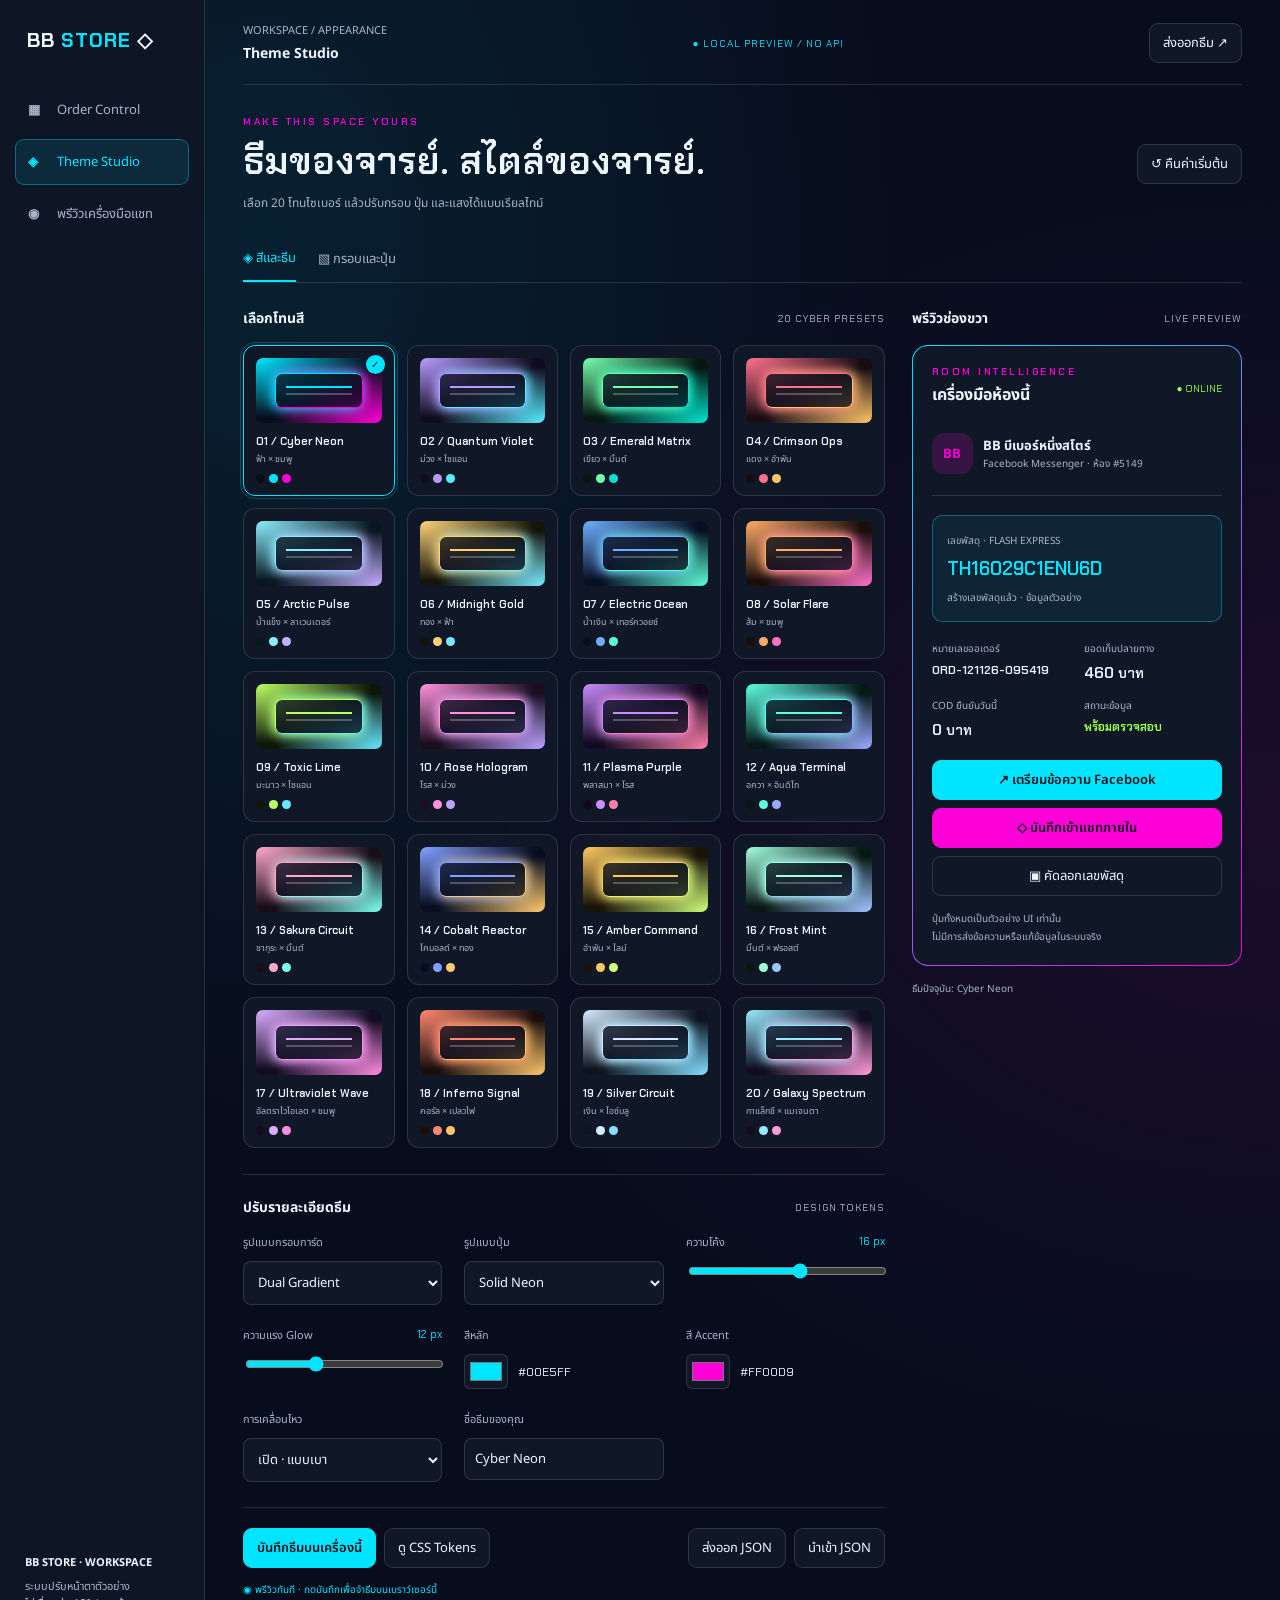
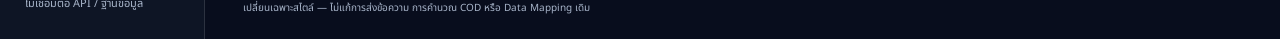
<file: แบบขอบการ์ดปุ่ม.html>
<!DOCTYPE html>
<html lang="th">
<head>
<meta charset="UTF-8">
<meta name="viewport" content="width=device-width, initial-scale=1">
<title>BB STORE — Cyber Theme Studio</title>
<link href="https://fonts.googleapis.com/css2?family=Chakra+Petch:wght@400;500;600;700&family=Noto+Sans+Thai:wght@400;500;600;700&display=swap" rel="stylesheet">
<style>
:root{--bg:#080d1d;--surface:#101827;--primary:#00e5ff;--accent:#ff00d9;--success:#9cff48;--text:#edf6ff;--muted:#a8b5ca;--radius:16px;--glow:12px;--line:#ffffff20}
*{box-sizing:border-box}body{margin:0;background:var(--bg);color:var(--text);font:13px "Noto Sans Thai",sans-serif}button,input,select{font:inherit}button{cursor:pointer}button:focus-visible,input:focus-visible,select:focus-visible{outline:2px solid var(--primary);outline-offset:4px}
button{color:var(--text);border:1px solid var(--line);background:var(--surface);border-radius:9px;padding:9px 13px;transition:transform .2s,border-color .2s}button:hover{border-color:var(--primary);transform:translateY(-2px)}button:active{transform:scale(.97)}.primary{background:var(--primary);color:#07121c;border-color:var(--primary);font-weight:600}.accent{background:var(--accent);color:#07121c;border-color:var(--accent);font-weight:600}
.app{display:grid;grid-template-columns:205px minmax(0,1fr);min-height:100vh}.sidebar{background:color-mix(in srgb,var(--surface) 75%,var(--bg));border-right:1px solid var(--line);padding:27px 15px;display:flex;flex-direction:column;gap:6px}.brand{font:700 20px "Chakra Petch";letter-spacing:1px;margin:0 12px 28px}.brand span{color:var(--primary)}.nav-btn{text-align:left;background:transparent;border:1px solid transparent;padding:12px;color:var(--muted)}.nav-btn.active{background:color-mix(in srgb,var(--primary) 10%,transparent);color:var(--primary);border-color:color-mix(in srgb,var(--primary) 35%,transparent)}.nav-btn b{display:inline-block;width:26px}.sidebar-bottom{margin-top:auto;padding:24px 10px 0;color:var(--muted);font-size:11px}.sidebar-bottom strong{display:block;color:var(--text);margin-bottom:7px}
.workspace{min-width:0;padding:22px clamp(18px,3vw,45px);background:radial-gradient(ellipse at 5% 15%,color-mix(in srgb,var(--primary) 9%,transparent),transparent 45%),radial-gradient(ellipse at 100% 50%,color-mix(in srgb,var(--accent) 8%,transparent),transparent 55%)}
.topbar{display:flex;justify-content:space-between;align-items:center;gap:15px;border-bottom:1px solid var(--line);padding-bottom:20px}.breadcrumb{color:var(--muted);font-size:11px}.breadcrumb strong{display:block;color:var(--text);font-size:14px;margin-top:4px}.demo{font:10px "Chakra Petch";color:var(--primary);letter-spacing:1px}
.heading{display:flex;align-items:center;justify-content:space-between;gap:20px;margin:30px 0 24px}.eyebrow{font:600 10px "Chakra Petch";letter-spacing:2.5px;color:var(--accent)}h1{font:600 clamp(25px,3vw,38px) "Chakra Petch";margin:8px 0 0}.heading p{color:var(--muted);font-size:12px;margin:8px 0 0}.tabs{display:flex;gap:22px;border-bottom:1px solid var(--line);margin-bottom:25px}.tab{background:transparent;border:0;border-radius:0;color:var(--muted);padding:12px 0}.tab.active{color:var(--primary);border-bottom:2px solid var(--primary)}
.studio-grid{display:grid;grid-template-columns:minmax(0,1fr) 330px;gap:27px;align-items:start}.section-heading{display:flex;align-items:center;justify-content:space-between;margin-bottom:16px}.section-heading h2{font-size:14px;margin:0}.section-heading span{font:10px "Chakra Petch";color:var(--muted);letter-spacing:1px}
.preset-grid{display:grid;grid-template-columns:repeat(4,minmax(0,1fr));gap:12px}
.preset{position:relative;text-align:left;padding:12px;background:var(--surface);border:1px solid var(--line);border-radius:12px;min-width:0;animation:reveal .45s both;animation-delay:calc(var(--i)*15ms)}.preset.selected{border-color:var(--primary);outline:1px solid color-mix(in srgb,var(--primary) 25%,transparent);outline-offset:2px}.preset.selected:after{content:"✓";position:absolute;right:9px;top:9px;background:var(--primary);color:#07121c;width:19px;height:19px;display:grid;place-items:center;border-radius:50%;font-size:10px}
.swatch-scene{height:65px;border-radius:7px;background:radial-gradient(ellipse at 0 0,var(--p),transparent 65%),radial-gradient(ellipse at 100% 100%,var(--a),transparent 60%),var(--b);position:relative;overflow:hidden;margin-bottom:11px}.swatch-scene:before{content:"";position:absolute;inset:15px 19px;border:1px solid var(--p);border-right-color:var(--a);border-bottom-color:var(--a);border-radius:7px;background:#080d1db3;box-shadow:-3px 0 12px var(--p),3px 0 12px var(--a)}.swatch-scene:after{content:"";position:absolute;left:30px;right:30px;top:28px;height:2px;background:var(--p);box-shadow:0 7px 0 #ffffff40}
.preset strong{font:600 11px "Chakra Petch";display:block}.preset small{display:block;font-size:9px;color:var(--muted);margin-top:4px}.dots{display:flex;gap:4px;margin-top:8px}.dots i{width:9px;height:9px;border-radius:50%}
.preview-wrap{position:sticky;top:20px}.preview{padding:19px;background:var(--surface)}.frame{border:1px solid var(--line);border-radius:var(--radius);position:relative}.frame[data-border="neon"]{border-color:var(--primary);box-shadow:0 0 var(--glow) color-mix(in srgb,var(--primary) 20%,transparent)}.frame[data-border="gradient"]{border:1px solid transparent;background:linear-gradient(var(--surface),var(--surface)) padding-box,linear-gradient(130deg,var(--primary),var(--accent)) border-box}.frame[data-border="rail"]{border-left:4px solid var(--primary)}.frame[data-border="hud"]{border-radius:2px}.frame[data-border="hud"]:before,.frame[data-border="hud"]:after{content:"";position:absolute;width:23px;height:23px;pointer-events:none}.frame[data-border="hud"]:before{top:-1px;left:-1px;border-left:2px solid var(--primary);border-top:2px solid var(--primary)}.frame[data-border="hud"]:after{bottom:-1px;right:-1px;border-right:2px solid var(--accent);border-bottom:2px solid var(--accent)}
.preview-top{display:flex;justify-content:space-between;align-items:center}.preview-top h3{font-size:16px;margin:5px 0}.online{color:var(--success);font:10px "Chakra Petch";white-space:nowrap}.avatar{display:grid;place-items:center;width:41px;height:41px;border-radius:12px;background:color-mix(in srgb,var(--accent) 16%,transparent);color:var(--accent);font-weight:700}.customer{display:flex;align-items:center;gap:10px;padding:21px 0;border-bottom:1px solid var(--line)}.customer strong{font-size:13px}.muted{color:var(--muted);font-size:10px}.tracking{margin:19px 0;padding:14px;background:color-mix(in srgb,var(--primary) 6%,var(--surface));border:1px solid color-mix(in srgb,var(--primary) 35%,transparent);border-radius:10px}.tracking label{font-size:10px;color:var(--muted)}.tracking strong{display:block;font:600 19px "Chakra Petch";color:var(--primary);margin:6px 0}.facts{display:grid;grid-template-columns:1fr 1fr;gap:15px;margin:18px 0}.facts span{display:block;color:var(--muted);font-size:10px}.facts strong{display:block;font:600 16px "Chakra Petch";margin-top:5px}.preview-buttons{display:grid;gap:8px;margin-top:20px}.preview-note{font-size:10px;line-height:1.8;color:var(--muted);margin:14px 0 0}
.settings{border-top:1px solid var(--line);margin-top:26px;padding-top:22px}.settings-grid{display:grid;grid-template-columns:repeat(3,minmax(0,1fr));gap:22px}.control label{display:flex;justify-content:space-between;color:var(--muted);font-size:11px;margin-bottom:10px}.control output{color:var(--primary);font-family:"Chakra Petch"}select,input[type=text]{width:100%;background:var(--surface);border:1px solid var(--line);border-radius:8px;color:var(--text);padding:10px}input[type=range]{width:100%;accent-color:var(--primary)}.color-control{display:flex;align-items:center;gap:10px}.color-control input[type=color]{width:44px;height:35px;padding:3px;background:var(--surface);border:1px solid var(--line);border-radius:6px;cursor:pointer}.color-control span{font:12px "Chakra Petch";color:var(--text)}
.actions{display:flex;justify-content:space-between;flex-wrap:wrap;gap:14px;margin-top:25px;border-top:1px solid var(--line);padding-top:20px}.actions div{display:flex;gap:8px;flex-wrap:wrap}.status-line{color:var(--muted);font-size:10px;margin-top:13px;line-height:1.8}.status-line span{color:var(--primary)}
.order-page{display:none}.order-table{width:100%;border-collapse:collapse;background:var(--surface)}.order-table th,.order-table td{padding:18px;text-align:left;border-bottom:1px solid var(--line);font-size:12px}.order-table th{color:var(--muted);font-weight:400}.pill{color:var(--success);font-size:10px}.table-scroll{overflow:auto;border:1px solid var(--line);border-radius:var(--radius)}
.toast{position:fixed;left:50%;bottom:25px;transform:translate(-50%,20px);background:var(--surface);border:1px solid var(--primary);padding:13px 20px;border-radius:10px;opacity:0;pointer-events:none;transition:.25s;z-index:100;max-width:90vw;font-size:12px}.toast.show{opacity:1;transform:translate(-50%,0)}
dialog{background:var(--surface);color:var(--text);border:1px solid var(--primary);border-radius:15px;width:min(650px,92vw);padding:23px}dialog::backdrop{background:#000b;backdrop-filter:blur(6px)}.dialog-top{display:flex;justify-content:space-between;align-items:center}dialog h2{font:600 20px "Chakra Petch";margin:0}pre{white-space:pre-wrap;overflow-wrap:anywhere;max-height:55vh;overflow:auto;padding:16px;background:var(--bg);border:1px solid var(--line);border-radius:8px;color:var(--text);font:12px/1.8 "Chakra Petch"}
@keyframes reveal{from{opacity:0;transform:translateY(10px)}to{opacity:1;transform:none}}@keyframes breathe{50%{opacity:.5}}.motion .online{animation:breathe 3s infinite}
@media(max-width:1250px){.preset-grid{grid-template-columns:repeat(3,minmax(0,1fr))}.app{grid-template-columns:175px minmax(0,1fr)}.studio-grid{grid-template-columns:minmax(0,1fr) 300px}}
@media(max-width:1000px){.app{grid-template-columns:1fr}.sidebar{flex-direction:row;padding:12px 20px;border-right:0;border-bottom:1px solid var(--line);align-items:center;flex-wrap:wrap}.brand{margin:0 auto 0 0;font-size:17px}.sidebar-bottom{display:none}.nav-btn{font-size:11px;padding:8px}.nav-btn b{width:18px}.preset-grid{grid-template-columns:repeat(3,minmax(0,1fr))}}
@media(max-width:750px){.studio-grid{grid-template-columns:1fr}.preview-wrap{position:static}.preset-grid{grid-template-columns:repeat(4,minmax(0,1fr))}.preview{max-width:450px;margin:auto}.settings-grid{grid-template-columns:1fr 1fr}.heading{align-items:start}.heading>button{font-size:10px}.demo{display:none}}
@media(max-width:520px){.preset-grid{grid-template-columns:repeat(2,minmax(0,1fr))}.workspace{padding:18px}.settings-grid{gap:18px}.sidebar{gap:2px;padding:12px}.brand{width:100%;margin-bottom:6px}.heading{display:block}.heading>button{margin-top:14px}.actions{flex-direction:column}.swatch-scene{height:75px}}
@media(prefers-reduced-motion:reduce){*,*:before,*:after{animation:none!important;transition:none!important}}
</style>
</head>
<body class="motion">
<div class="app">
<aside class="sidebar">
<div class="brand">BB <span>STORE</span> ◇</div>
<button class="nav-btn" data-page="orders"><b>▦</b> Order Control</button>
<button class="nav-btn active" data-page="studio"><b>◈</b> Theme Studio</button>
<button class="nav-btn" id="preview-nav"><b>◉</b> พรีวิวเครื่องมือแชท</button>
<div class="sidebar-bottom"><strong>BB STORE · WORKSPACE</strong>ระบบปรับหน้าตาตัวอย่าง<br>ไม่เชื่อมต่อ API / ฐานข้อมูล</div>
</aside>
<main class="workspace">
<header class="topbar"><div class="breadcrumb">WORKSPACE / APPEARANCE<strong id="page-name">Theme Studio</strong></div><div class="demo">● LOCAL PREVIEW / NO API</div><button id="export-top">ส่งออกธีม ↗</button></header>

<section id="studio-page">
<div class="heading"><div><div class="eyebrow">MAKE THIS SPACE YOURS</div><h1>ธีมของจารย์. สไตล์ของจารย์.</h1><p>เลือก 20 โทนไซเบอร์ แล้วปรับกรอบ ปุ่ม และแสงได้แบบเรียลไทม์</p></div><button id="reset">↺ คืนค่าเริ่มต้น</button></div>
<nav class="tabs" aria-label="แท็บการปรับธีม"><button class="tab active" data-tab="palette" aria-selected="true">◈ สีและธีม</button><button class="tab" data-tab="components" aria-selected="false">▧ กรอบและปุ่ม</button></nav>
<div class="studio-grid">
<div>
<section id="palette-panel"><div class="section-heading"><h2>เลือกโทนสี</h2><span>20 CYBER PRESETS</span></div><div class="preset-grid" id="presets"></div></section>
<section class="settings" id="component-panel">
<div class="section-heading"><h2>ปรับรายละเอียดธีม</h2><span>DESIGN TOKENS</span></div>
<div class="settings-grid">
<div class="control"><label for="border">รูปแบบกรอบการ์ด</label><select id="border"><option value="gradient">Dual Gradient</option><option value="neon">Neon Glow</option><option value="rail">Signal Rail</option><option value="hud">HUD Corners</option><option value="minimal">Minimal Glass</option></select></div>
<div class="control"><label for="button-style">รูปแบบปุ่ม</label><select id="button-style"><option value="solid">Solid Neon</option><option value="outline">Neon Outline</option><option value="gradient">Dual Gradient</option></select></div>
<div class="control"><label for="radius">ความโค้ง <output id="radius-out">16 px</output></label><input id="radius" type="range" min="0" max="28" value="16"></div>
<div class="control"><label for="glow">ความแรง Glow <output id="glow-out">12 px</output></label><input id="glow" type="range" min="0" max="35" value="12"></div>
<div class="control"><label for="primary-color">สีหลัก</label><div class="color-control"><input id="primary-color" type="color" value="#00e5ff"><span id="primary-hex">#00E5FF</span></div></div>
<div class="control"><label for="accent-color">สี Accent</label><div class="color-control"><input id="accent-color" type="color" value="#ff00d9"><span id="accent-hex">#FF00D9</span></div></div>
<div class="control"><label for="motion">การเคลื่อนไหว</label><select id="motion"><option value="on">เปิด · แบบเบา</option><option value="off">ปิดทั้งหมด</option></select></div>
<div class="control"><label for="theme-name">ชื่อธีมของคุณ</label><input id="theme-name" type="text" maxlength="60" value="Cyber Neon"></div>
</div>
</section>
<div class="actions"><div><button id="save" class="primary">บันทึกธีมบนเครื่องนี้</button><button id="css">ดู CSS Tokens</button></div><div><button id="export">ส่งออก JSON</button><button id="import">นำเข้า JSON</button></div></div>
<div class="status-line"><span>◉</span> <span id="save-status">พรีวิวทันที · กดบันทึกเพื่อจำธีมบนเบราว์เซอร์นี้</span><br>เปลี่ยนเฉพาะสไตล์ — ไม่แก้การส่งข้อความ การคำนวณ COD หรือ Data Mapping เดิม</div>
</div>

<aside class="preview-wrap" id="preview-wrap">
<div class="section-heading"><h2>พรีวิวช่องขวา</h2><span>LIVE PREVIEW</span></div>
<section class="preview frame" data-border="gradient">
<div class="preview-top"><div><div class="eyebrow">ROOM INTELLIGENCE</div><h3>เครื่องมือห้องนี้</h3></div><span class="online">● ONLINE</span></div>
<div class="customer"><div class="avatar">BB</div><div><strong>BB บีเบอร์หนึ่งสโตร์</strong><div class="muted">Facebook Messenger · ห้อง #5149</div></div></div>
<div class="tracking"><label>เลขพัสดุ · FLASH EXPRESS</label><strong>TH16029C1ENU6D</strong><span class="muted">สร้างเลขพัสดุแล้ว · ข้อมูลตัวอย่าง</span></div>
<div class="facts"><div><span>หมายเลขออเดอร์</span><strong style="font-size:12px">ORD-121126-095419</strong></div><div><span>ยอดเก็บปลายทาง</span><strong>460 <small>บาท</small></strong></div><div><span>COD ยืนยันวันนี้</span><strong>0 <small>บาท</small></strong></div><div><span>สถานะข้อมูล</span><strong style="font-size:12px;color:var(--success)">พร้อมตรวจสอบ</strong></div></div>
<div class="preview-buttons"><button class="primary themed-btn" id="send-preview">↗ เตรียมข้อความ Facebook</button><button class="accent themed-btn" id="internal-preview">◇ บันทึกเข้าแชทภายใน</button><button id="copy-tracking">▣ คัดลอกเลขพัสดุ</button></div>
<p class="preview-note">ปุ่มทั้งหมดเป็นตัวอย่าง UI เท่านั้น<br>ไม่มีการส่งข้อความหรือแก้ข้อมูลในระบบจริง</p>
</section>
<p class="preview-note" id="active-theme">ธีมปัจจุบัน: Cyber Neon</p>
</aside>
</div>
</section>

<section id="orders-page" class="order-page">
<div class="heading"><div><div class="eyebrow">SAME DATA / YOUR THEME</div><h1>Order Control</h1><p>ตัวอย่างหน้าหลังบ้านที่ใช้ธีมเดียวกันทั้งระบบ</p></div><button class="primary" data-page="studio">◈ เปลี่ยนธีม</button></div>
<div class="table-scroll"><table class="order-table"><thead><tr><th>ออเดอร์</th><th>ลูกค้า</th><th>ขนส่ง</th><th>COD</th><th>สถานะ</th></tr></thead><tbody><tr><td>ORD-121126-095419</td><td>BB STORE · ลูกค้าตัวอย่าง</td><td>FLASH EXPRESS</td><td>460 บาท</td><td><span class="pill">● สร้างเลขพัสดุแล้ว</span></td></tr><tr><td>ORD-121126-095420</td><td>ลูกค้าตัวอย่าง 02</td><td>FLASH EXPRESS</td><td>690 บาท</td><td><span class="pill">● รอตรวจสอบ</span></td></tr></tbody></table></div>
<p class="preview-note">ตารางนี้ใช้ข้อมูลตัวอย่าง ไม่เรียกฐานข้อมูลจริง</p>
</section>
</main>
</div>

<input type="file" id="file" accept=".json,application/json" hidden>
<dialog id="code-dialog"><div class="dialog-top"><h2>Theme Tokens</h2><button id="close-dialog" aria-label="ปิด">✕</button></div><p class="preview-note">นำ CSS Variables ไปใช้กับ ThemeProvider หรือ App Shell ของระบบเดิม</p><pre id="code"></pre><button class="primary" id="copy-css">คัดลอก CSS</button></dialog>
<div class="toast" id="toast" role="status" aria-live="polite"></div>
<style id="button-overrides"></style>
<script>
const themes=[
["Cyber Neon","#080d1d","#101827","#00e5ff","#ff00d9","ฟ้า × ชมพู"],
["Quantum Violet","#100c20","#1a1530","#b89aff","#59edff","ม่วง × ไซแอน"],
["Emerald Matrix","#071710","#10251b","#75ffac","#00e5cf","เขียว × มิ้นต์"],
["Crimson Ops","#170b14","#29121e","#ff728c","#ffc56a","แดง × อำพัน"],
["Arctic Pulse","#091721","#122637","#8beeff","#c4aeff","น้ำแข็ง × ลาเวนเดอร์"],
["Midnight Gold","#15130b","#252116","#ffd477","#7ae9ff","ทอง × ฟ้า"],
["Electric Ocean","#080f23","#13223c","#6fafff","#5effd6","น้ำเงิน × เทอร์ควอยซ์"],
["Solar Flare","#1a0e0b","#2b1b16","#ffab68","#ff72c7","ส้ม × ชมพู"],
["Toxic Lime","#0d1609","#1b2713","#bcff63","#68eaff","มะนาว × ไซแอน"],
["Rose Hologram","#190d1e","#2a1830","#ff94dd","#bba2ff","โรส × ม่วง"],
["Plasma Purple","#120920","#211333","#cb8cff","#ff80aa","พลาสมา × โรส"],
["Aqua Terminal","#061918","#102a29","#5dffdf","#9baaff","อควา × อินดิโก"],
["Sakura Circuit","#190e17","#2c1d29","#ffa8cc","#7bfff0","ซากุระ × มิ้นต์"],
["Cobalt Reactor","#080e20","#142039","#82a0ff","#ffcb6f","โคบอลต์ × ทอง"],
["Amber Command","#191409","#2b2515","#ffca63","#d0ff7b","อำพัน × ไลม์"],
["Frost Mint","#0a1815","#142923","#a2ffde","#9fc7ff","มิ้นต์ × ฟรอสต์"],
["Ultraviolet Wave","#120d23","#211832","#dbacff","#ff8be3","อัลตราไวโอเลต × ชมพู"],
["Inferno Signal","#190d0e","#2c171b","#ff8872","#ffc56b","คอรัล × เปลวไฟ"],
["Silver Circuit","#0d1420","#1b2735","#d7eaff","#82dfff","เงิน × ไอซ์บลู"],
["Galaxy Spectrum","#100d20","#1d1933","#97eaff","#ff9cdb","กาแล็กซี × แมเจนตา"]
];
const $=id=>document.getElementById(id);
let state={version:1,preset:0,name:themes[0][0],bg:themes[0][1],surface:themes[0][2],primary:themes[0][3],accent:themes[0][4],border:"gradient",button:"solid",radius:16,glow:12,motion:true};
const defaults={...state};let timer;
function notify(text){$("toast").textContent=text;$("toast").classList.add("show");clearTimeout(timer);timer=setTimeout(()=>$("toast").classList.remove("show"),3200)}
function renderPresets(){
themes.forEach((t,i)=>{
const b=document.createElement("button");b.className="preset";b.style.setProperty("--i",i);b.setAttribute("aria-label",`${i+1}. ${t[0]} ${t[5]}`);b.dataset.index=i;
b.innerHTML=`<div class="swatch-scene" style="--p:${t[3]};--a:${t[4]};--b:${t[1]}"></div><strong>${String(i+1).padStart(2,"0")} / ${t[0]}</strong><small>${t[5]}</small><div class="dots"><i style="background:${t[1]}"></i><i style="background:${t[3]}"></i><i style="background:${t[4]}"></i></div>`;
b.onclick=()=>{state={...state,preset:i,name:t[0],bg:t[1],surface:t[2],primary:t[3],accent:t[4]};apply();$("save-status").textContent="เปลี่ยนธีมแล้ว · ยังไม่ได้บันทึก";};
$("presets").appendChild(b);
});
}
function apply(){
const root=document.documentElement;
["bg","surface","primary","accent"].forEach(k=>root.style.setProperty("--"+k,state[k]));
root.style.setProperty("--radius",state.radius+"px");root.style.setProperty("--glow",state.glow+"px");
document.querySelectorAll(".frame").forEach(el=>el.dataset.border=state.border);
document.body.classList.toggle("motion",state.motion);
$("radius").value=state.radius;$("radius-out").textContent=state.radius+" px";
$("glow").value=state.glow;$("glow-out").textContent=state.glow+" px";
$("border").value=state.border;$("button-style").value=state.button;
$("primary-color").value=state.primary;$("accent-color").value=state.accent;
$("primary-hex").textContent=state.primary.toUpperCase();$("accent-hex").textContent=state.accent.toUpperCase();
$("motion").value=state.motion?"on":"off";$("theme-name").value=state.name;
$("active-theme").textContent="ธีมปัจจุบัน: "+state.name;
document.querySelectorAll(".preset").forEach(b=>{const selected=Number(b.dataset.index)===state.preset;b.classList.toggle("selected",selected);b.setAttribute("aria-pressed",String(selected))});
$("button-overrides").textContent=state.button==="outline"?`.themed-btn.primary{background:transparent;color:var(--primary)}.themed-btn.accent{background:transparent;color:var(--accent)}`:state.button==="gradient"?`.themed-btn{background:linear-gradient(115deg,var(--primary),var(--accent));color:#07121c;border-color:transparent}`:"";
}
function validConfig(x){
const hex=v=>typeof v==="string"&&/^#[0-9a-f]{6}$/i.test(v);
if(!x||x.version!==1||!["bg","surface","primary","accent"].every(k=>hex(x[k]))||typeof x.name!=="string"||x.name.length>60||!["gradient","neon","rail","hud","minimal"].includes(x.border)||!["solid","outline","gradient"].includes(x.button)||!Number.isFinite(x.radius)||x.radius<0||x.radius>28||!Number.isFinite(x.glow)||x.glow<0||x.glow>35||typeof x.motion!=="boolean")throw Error("invalid");
return {version:1,preset:Number.isInteger(x.preset)&&x.preset>=0&&x.preset<20?x.preset:-1,name:x.name,bg:x.bg,surface:x.surface,primary:x.primary,accent:x.accent,border:x.border,button:x.button,radius:x.radius,glow:x.glow,motion:x.motion};
}
renderPresets();
try{const saved=localStorage.getItem("bb-cyber-theme-v1");if(saved){state=validConfig(JSON.parse(saved));$("save-status").textContent="โหลดธีมที่บันทึกไว้บนเครื่องนี้แล้ว"}}catch{}
apply();
["radius","glow"].forEach(k=>$(k).oninput=e=>{state[k]=Number(e.target.value);apply()});
$("border").onchange=e=>{state.border=e.target.value;apply()};
$("button-style").onchange=e=>{state.button=e.target.value;apply()};
["primary","accent"].forEach(k=>$(k+"-color").oninput=e=>{state[k]=e.target.value;state.preset=-1;apply()});
$("motion").onchange=e=>{state.motion=e.target.value==="on";apply()};
$("theme-name").oninput=e=>{state.name=e.target.value;$("active-theme").textContent="ธีมปัจจุบัน: "+state.name};
$("save").onclick=()=>{try{localStorage.setItem("bb-cyber-theme-v1",JSON.stringify(state));$("save-status").textContent="บันทึกธีมบนเบราว์เซอร์นี้แล้ว";notify("บันทึกธีมแล้วจารย์!")}catch{notify("เบราว์เซอร์ไม่อนุญาตให้บันทึก · ใช้ส่งออก JSON แทนได้")}};
$("reset").onclick=()=>{state={...defaults};apply();$("save-status").textContent="คืนค่าพรีวิวแล้ว · กดบันทึกหากต้องการแทนธีมเดิม";notify("คืนค่าธีม Cyber Neon แล้ว")};
function exportTheme(){const blob=new Blob([JSON.stringify(state,null,2)],{type:"application/json"}),url=URL.createObjectURL(blob),a=document.createElement("a");a.href=url;a.download="bb-store-theme.json";a.click();setTimeout(()=>URL.revokeObjectURL(url),1000);notify("ส่งออกไฟล์ธีมแล้ว")}
$("export").onclick=exportTheme;$("export-top").onclick=exportTheme;
$("import").onclick=()=>$("file").click();
$("file").onchange=async e=>{const file=e.target.files[0];if(!file)return;try{if(file.size>30000)throw Error();state=validConfig(JSON.parse(await file.text()));apply();notify("นำเข้าธีมแล้ว · กดบันทึกเพื่อจำธีม")}catch{notify("ไฟล์ธีมไม่ถูกต้อง กรุณาใช้ JSON ที่ส่งออกจากหน้านี้")}e.target.value=""};
let cssText="";
$("css").onclick=()=>{cssText=`/* ${state.name.replaceAll("*/","")} — Appearance only */
:root {
  --bg: ${state.bg};
  --surface: ${state.surface};
  --primary: ${state.primary};
  --accent: ${state.accent};
  --success: #9cff48;
  --text: #edf6ff;
  --muted: #a8b5ca;
  --radius: ${state.radius}px;
  --glow: ${state.glow}px;
}
/* Selected variants:
   card border: ${state.border}
   button: ${state.button}
   motion: ${state.motion?"on":"off"}
   Apply variants in your component stylesheet.
*/`;
$("code").textContent=cssText;$("code-dialog").showModal()};
$("close-dialog").onclick=()=>$("code-dialog").close();
async function copy(text){try{await navigator.clipboard.writeText(text);notify("คัดลอกแล้ว")}catch{notify("คัดลอกอัตโนมัติไม่ได้ กรุณาเลือกข้อความและกด Ctrl+C")}}
$("copy-css").onclick=()=>copy(cssText);$("copy-tracking").onclick=()=>copy("TH16029C1ENU6D");
$("send-preview").onclick=()=>notify("ตัวอย่างปุ่ม Facebook · ไม่มีการส่งข้อความจริง");
$("internal-preview").onclick=()=>notify("ตัวอย่างปุ่มแชทภายใน · ไม่มีการบันทึกข้อมูลจริง");
function navigate(page){
$("studio-page").style.display=page==="studio"?"block":"none";
$("orders-page").style.display=page==="orders"?"block":"none";
$("page-name").textContent=page==="studio"?"Theme Studio":"Order Control";
document.querySelectorAll(".nav-btn[data-page]").forEach(b=>b.classList.toggle("active",b.dataset.page===page));
}
document.querySelectorAll("[data-page]").forEach(b=>b.onclick=()=>navigate(b.dataset.page));
$("preview-nav").onclick=()=>{navigate("studio");$("preview-wrap").scrollIntoView({behavior:matchMedia("(prefers-reduced-motion: reduce)").matches?"instant":"smooth",block:"center"})};
document.querySelectorAll("[data-tab]").forEach(b=>b.onclick=()=>{
document.querySelectorAll("[data-tab]").forEach(t=>{t.classList.toggle("active",t===b);t.setAttribute("aria-selected",String(t===b))});
$("palette-panel").hidden=b.dataset.tab!=="palette";
$("component-panel").style.borderTop=b.dataset.tab==="components"?"0":"";
$("component-panel").style.marginTop=b.dataset.tab==="components"?"0":"";
});
</script>
</body>
</html>
</file>
